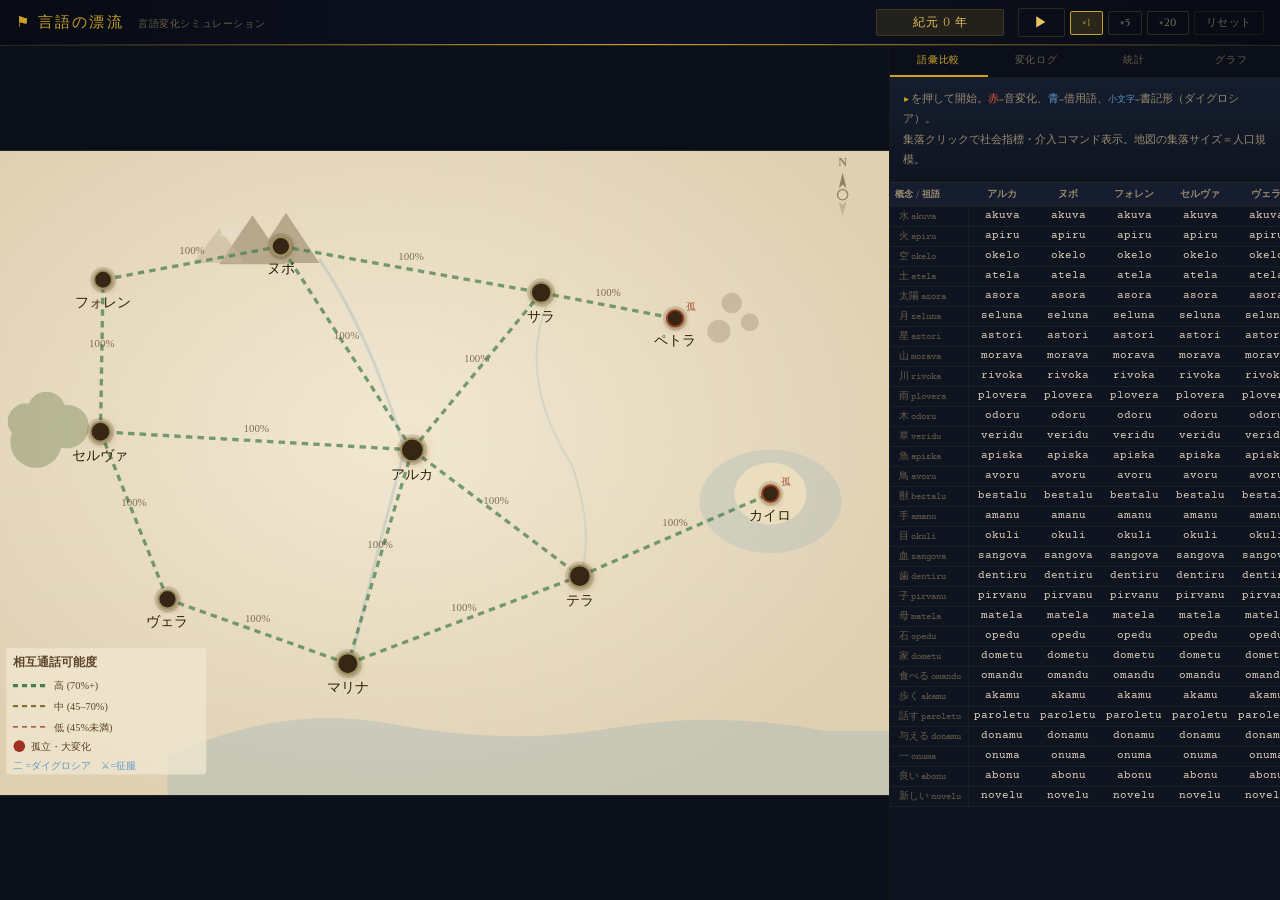
<file: laun/index.html>
<!DOCTYPE html>
<html lang="ja">
<head>
<meta charset="UTF-8">
<meta name="viewport" content="width=device-width, initial-scale=1.0, viewport-fit=cover">
<meta name="mobile-web-app-capable" content="yes">
<meta name="apple-mobile-web-app-capable" content="yes">
<meta name="apple-mobile-web-app-status-bar-style" content="black-translucent">
<meta name="apple-mobile-web-app-title" content="言語漂流">
<meta name="theme-color" content="#0b0f1a">
<title>言語の漂流 v2</title>

<!-- PWA Manifest -->
<link rel="manifest" href="manifest.json">

<!-- Apple Touch Icons -->
<link rel="apple-touch-icon" href="icon-192.png">
<link rel="icon" type="image/png" sizes="192x192" href="icon-192.png">
<link rel="icon" type="image/png" sizes="512x512" href="icon-512.png">

<!-- Fonts -->
<link href="https://fonts.googleapis.com/css2?family=Cinzel:wght@400;600;700&family=Cormorant+Garamond:ital,wght@0,400;0,500;0,600;1,400;1,500&family=Courier+Prime:ital@0;1&display=swap" rel="stylesheet">

<!-- App Styles -->
<link rel="stylesheet" href="style.css">
</head>
<body>
<header>
  <div class="htitle">⚑ 言語の漂流 <small>言語変化シミュレーション</small></div>
  <div class="evtick" id="evtick"></div>
  <div class="yrbox">紀元 <span id="yr">0</span> 年</div>
  <div class="ctrls">
    <button class="btn btn-play" id="btn-play" onclick="togglePlay()">▶</button>
    <button class="btn on" data-s="10" onclick="setSpeed(this)">×1</button>
    <button class="btn" data-s="50" onclick="setSpeed(this)">×5</button>
    <button class="btn" data-s="200" onclick="setSpeed(this)">×20</button>
    <button class="btn btn-rst" onclick="resetGame()">リセット</button>
  </div>
</header>
<main>
  <div class="mapwrap"><svg id="map" viewBox="0 0 690 500" preserveAspectRatio="xMidYMid meet"></svg></div>
  <div class="panel">
    <div class="vinfo" id="vinfo">
      <div class="vi-name" id="vi-name"></div>
      <div class="vi-meta" id="vi-meta"></div>
      <div class="vi-bars" id="vi-bars"></div>
      <div class="vi-trait" id="vi-trait"></div>
      <div class="vi-actions" id="vi-actions"></div>
    </div>
    <div class="tabs">
      <div class="tab on" id="tab-vocab" onclick="setTab('vocab')">語彙比較</div>
      <div class="tab" id="tab-log" onclick="setTab('log')">変化ログ</div>
      <div class="tab" id="tab-stats" onclick="setTab('stats')">統計</div>
      <div class="tab" id="tab-chart" onclick="setTab('chart')">グラフ</div>
    </div>
    <div class="pbody" id="pb-vocab">
      <div class="intro">
        <b>▶</b> を押して開始。<em>赤</em>=音変化、<b style="color:var(--blue2)">青</b>=借用語、<b style="color:var(--blue2);font-size:9px">小文字</b>=書記形（ダイグロシア）。<br>
        集落クリックで社会指標・介入コマンド表示。地図の集落サイズ＝人口規模。
      </div>
      <div class="table-wrap">
        <table class="vtable"><thead id="vthead"></thead><tbody id="vtbody"></tbody></table>
      </div>
    </div>
    <div class="pbody" id="pb-log" style="display:none">
      <div class="loglist" id="loglist"></div>
    </div>
    <div class="pbody" id="pb-stats" style="display:none">
      <div class="stbody" id="stbody"></div>
    </div>
    <div class="pbody" id="pb-chart" style="display:none">
      <div class="chart-inner">
        <div class="chart-sec-title">乖離率の推移（50年ごと記録）</div>
        <canvas id="chart-line" class="chart-canvas"></canvas>
        <div class="chart-sec-title" style="margin-top:14px">語彙類似度 系統樹（UPGMA法）</div>
        <canvas id="chart-tree" class="chart-canvas chart-tree"></canvas>
        <p class="chart-note">枝が長いほど語彙的距離が大きく「別言語」に近い。リアルタイムで更新。</p>
      </div>
    </div>
  </div>
</main>

<div class="toast" id="toast"></div>

<!-- App Logic -->
<script src="app.js"></script>

<!-- Service Worker 登録 -->
<script>
if ('serviceWorker' in navigator) {
  window.addEventListener('load', () => {
    navigator.serviceWorker.register('./sw.js')
      .then(reg => console.log('SW registered:', reg.scope))
      .catch(err => console.warn('SW registration failed:', err));
  });
}
</script>
</body>
</html>
</file>
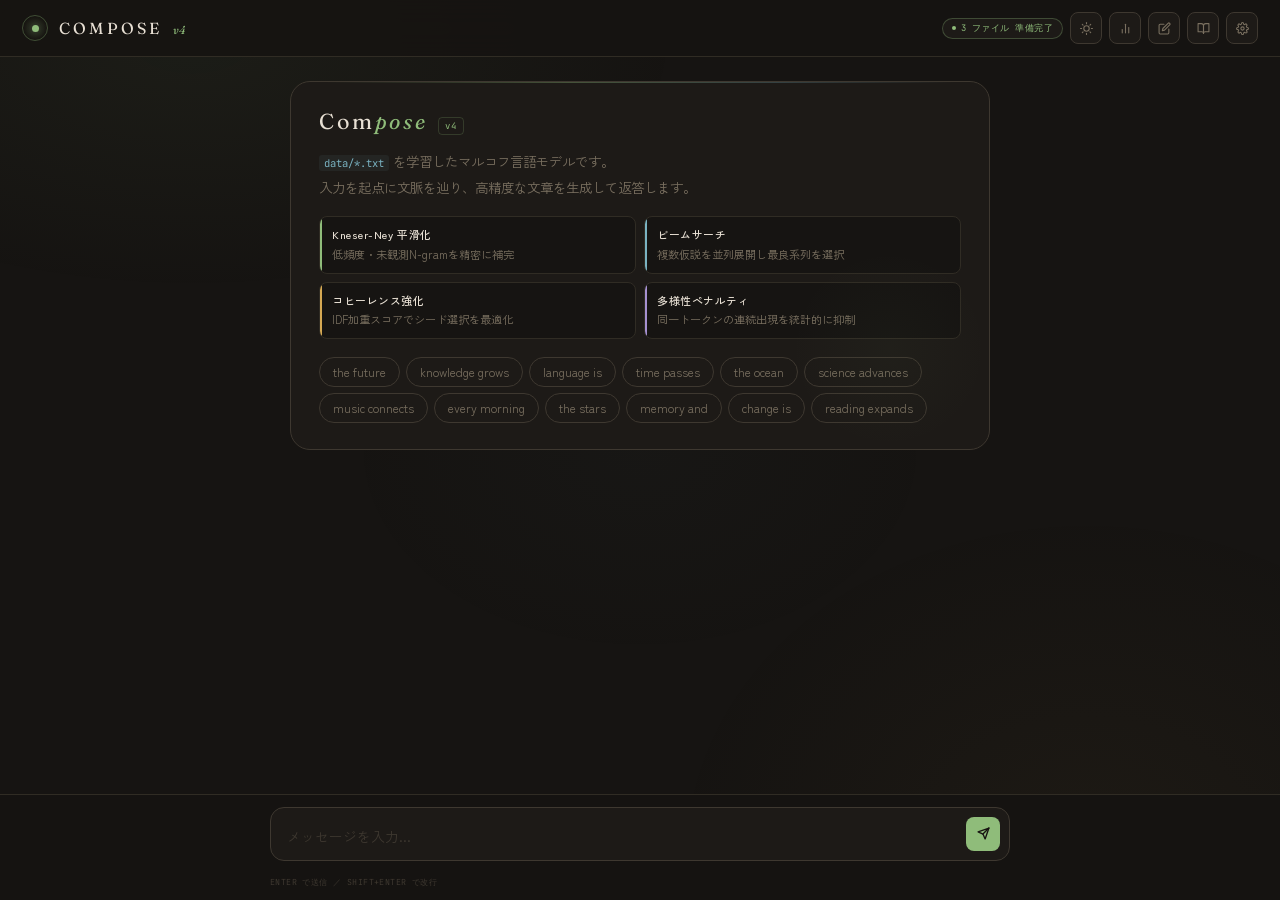
<file: ai/ai.html>
<!DOCTYPE html>
<html lang="ja" data-theme="dark">
<head>
<meta charset="UTF-8">
<meta name="viewport" content="width=device-width, initial-scale=1.0, viewport-fit=cover">
<title>COMPOSE v4</title>
<link href="https://fonts.googleapis.com/css2?family=Fraunces:ital,opsz,wght@0,9..144,300;0,9..144,400;0,9..144,500;1,9..144,300;1,9..144,400&family=Zen+Kaku+Gothic+New:wght@300;400;500&family=JetBrains+Mono:wght@300;400;500&display=swap" rel="stylesheet">
<!-- TinySegmenter 削除: トークン化はスペース区切りに変更 -->
<style>
/* ─── テーマ変数 ─── */
:root, [data-theme="dark"] {
  --bg:    #161412;
  --s1:    #1d1a17;
  --s2:    #242018;
  --bd:    #302c24;
  --bd2:   #3e3830;
  --bd3:   #524a3e;
  --sage:  #8fbc7a;
  --sage2: #76a863;
  --sagef: rgba(143,188,122,0.10);
  --sageg: rgba(143,188,122,0.04);
  --amber: #d4a853;
  --rose:  #c4887a;
  --sky:   #7ab3c2;
  --violet:#a590d0;
  --text:  #e8e0d4;
  --mid:   #7a7060;
  --dim:   #3e3830;
  --header-bg: rgba(22,20,18,.96);
  --footer-bg: rgba(22,20,18,.98);
  --panel-bg:  rgba(22,20,18,.99);
  --r-sm:  8px;
  --r-md:  14px;
  --r-lg:  20px;
}
[data-theme="light"] {
  --bg:    #f5f2ed;
  --s1:    #fffefb;
  --s2:    #f0ece4;
  --bd:    #d8d0c4;
  --bd2:   #c8bfb2;
  --bd3:   #b0a494;
  --sage:  #4a8c35;
  --sage2: #3a7428;
  --sagef: rgba(74,140,53,0.10);
  --sageg: rgba(74,140,53,0.05);
  --amber: #9c6e0a;
  --rose:  #a0463a;
  --sky:   #2a7a8c;
  --violet:#6e50b8;
  --text:  #1a1510;
  --mid:   #6a5c48;
  --dim:   #c0b8ac;
  --header-bg: rgba(245,242,237,.96);
  --footer-bg: rgba(245,242,237,.98);
  --panel-bg:  rgba(245,242,237,.99);
}
*{box-sizing:border-box;margin:0;padding:0}
html{height:100%;overflow:hidden;overflow-x:hidden;overscroll-behavior:none;}
body{
  background:var(--bg);color:var(--text);
  font-family:'Zen Kaku Gothic New',sans-serif;
  display:flex;flex-direction:column;
  height:100dvh;
  height:calc(var(--vh,1vh) * 100);
  width:100%;max-width:100%;
  overflow:hidden;overflow-x:hidden;
  overscroll-behavior:none;
  transition:background .3s,color .3s;
}
body::before{
  content:'';position:fixed;inset:0;pointer-events:none;z-index:0;
  background:
    radial-gradient(ellipse 70% 50% at 15% 5%,  rgba(143,188,122,.05) 0%,transparent 55%),
    radial-gradient(ellipse 60% 70% at 85% 95%, rgba(212,168,83,.04)  0%,transparent 55%),
    radial-gradient(ellipse 40% 40% at 50% 50%, rgba(122,179,194,.02) 0%,transparent 60%);
}
::-webkit-scrollbar{width:3px}
::-webkit-scrollbar-track{background:transparent}
::-webkit-scrollbar-thumb{background:var(--dim);border-radius:2px}
::-webkit-scrollbar-thumb:hover{background:var(--bd3)}
/* ─── Header ─── */
header{
  position:relative;z-index:20;flex-shrink:0;
  display:flex;align-items:center;justify-content:space-between;
  padding:12px 22px;border-bottom:1px solid var(--bd);
  background:var(--header-bg);backdrop-filter:blur(28px);
}
.brand{display:flex;align-items:center;gap:11px}
.brand-mark{
  width:26px;height:26px;border-radius:50%;
  border:1.5px solid rgba(143,188,122,.35);
  display:grid;place-items:center;position:relative;overflow:hidden;
}
.brand-mark::before{
  content:'';position:absolute;inset:0;
  background:radial-gradient(circle at center,rgba(143,188,122,.12),transparent 70%);
}
.brand-mark::after{
  content:'';width:7px;height:7px;
  background:var(--sage);border-radius:50%;
  box-shadow:0 0 10px rgba(143,188,122,.6);
  animation:pulse 3.5s ease-in-out infinite;
}
@keyframes pulse{0%,100%{transform:scale(.65);opacity:.4}50%{transform:scale(1);opacity:1}}
.brand-name{font-family:'Fraunces',serif;font-size:1rem;font-weight:400;letter-spacing:.2em;color:var(--text);}
.brand-name em{font-style:italic;color:var(--sage);font-size:.72em;letter-spacing:.06em;vertical-align:middle;margin-left:3px;}
.hright{display:flex;align-items:center;gap:7px}
.status-pill{
  display:flex;align-items:center;gap:5px;padding:3px 9px;border-radius:20px;
  border:1px solid var(--bd2);background:var(--s1);
  font-family:'JetBrains Mono',monospace;font-size:.56rem;letter-spacing:.05em;color:var(--mid);
  transition:all .35s;
}
.status-pill.ok  {border-color:rgba(143,188,122,.3);color:var(--sage)}
.status-pill.warn{border-color:rgba(212,168,83,.3); color:var(--amber)}
.status-pill.busy{border-color:rgba(122,179,194,.3);color:var(--sky)}
.dot{width:4px;height:4px;border-radius:50%;background:currentColor;animation:bk 2s ease-in-out infinite}
@keyframes bk{0%,100%{opacity:1}50%{opacity:.15}}
.icon-btn{
  width:32px;height:32px;border-radius:var(--r-sm);
  border:1px solid var(--bd2);background:var(--s1);
  color:var(--mid);cursor:pointer;display:grid;place-items:center;font-size:.76rem;
  transition:all .18s;
}
.icon-btn:hover{border-color:var(--sage);color:var(--sage);background:var(--sagef)}
.icon-btn.active{border-color:var(--sage);color:var(--sage);background:var(--sagef)}
/* ─── Settings Panel ─── */
.settings-bar{
  position:relative;z-index:10;flex-shrink:0;
  overflow:hidden;max-height:0;border-bottom:0px solid var(--bd);
  background:var(--panel-bg);
  transition:max-height .4s cubic-bezier(.4,0,.2,1),border-width .4s;
}
.settings-bar.open{max-height:460px;border-bottom-width:1px}
.settings-inner{
  padding:18px 22px 20px;
  display:grid;grid-template-columns:repeat(auto-fill,minmax(136px,1fr));
  gap:14px 18px;align-items:start;
}
.ctrl{display:flex;flex-direction:column;gap:7px}
.ctrl-lbl{
  font-family:'JetBrains Mono',monospace;font-size:.56rem;letter-spacing:.06em;
  color:var(--mid);display:flex;justify-content:space-between;align-items:center;
}
.ctrl-lbl .val{
  color:var(--sage);font-weight:500;background:rgba(143,188,122,.07);
  padding:1px 5px;border-radius:3px;min-width:28px;text-align:center;
}
.ctrl-desc{font-size:.62rem;color:var(--dim);line-height:1.45;font-family:'JetBrains Mono',monospace;}
.preset-row{
  grid-column:1/-1;display:flex;gap:6px;flex-wrap:wrap;
  padding-bottom:12px;border-bottom:1px solid var(--bd);align-items:center;
}
.preset-lbl{font-family:'JetBrains Mono',monospace;font-size:.56rem;letter-spacing:.06em;color:var(--mid);margin-right:4px;}
.preset-btn{
  font-family:'JetBrains Mono',monospace;font-size:.58rem;padding:3px 10px;border-radius:20px;
  border:1px solid var(--bd2);background:var(--s1);color:var(--mid);cursor:pointer;transition:all .2s;
}
.preset-btn:hover{border-color:var(--sage);color:var(--sage);background:var(--sagef)}
.preset-btn.active{border-color:var(--amber);color:var(--amber);background:rgba(212,168,83,.08)}
input[type=range]{
  -webkit-appearance:none;appearance:none;width:100%;height:2px;border-radius:2px;
  background:linear-gradient(to right,var(--sage) var(--pct,50%),var(--bd2) var(--pct,50%));
  outline:none;cursor:pointer;
}
input[type=range]::-webkit-slider-thumb{
  -webkit-appearance:none;width:11px;height:11px;border-radius:50%;
  background:var(--sage);cursor:pointer;box-shadow:0 0 0 3px rgba(143,188,122,.12);transition:box-shadow .2s;
}
input[type=range]::-webkit-slider-thumb:hover{box-shadow:0 0 0 5px rgba(143,188,122,.18)}
.select-ctrl{
  background:var(--s2);border:1px solid var(--bd2);border-radius:6px;
  color:var(--text);font-family:'JetBrains Mono',monospace;font-size:.62rem;
  padding:4px 8px;outline:none;cursor:pointer;width:100%;
  -webkit-appearance:none;appearance:none;
}
.select-ctrl:focus{border-color:rgba(143,188,122,.3)}
.stat-row{
  grid-column:1/-1;display:flex;gap:6px;flex-wrap:wrap;
  padding-top:10px;border-top:1px solid var(--bd);align-items:center;
}
.sc{font-family:'JetBrains Mono',monospace;font-size:.58rem;padding:3px 9px;border-radius:20px;border:1px solid var(--bd2);background:var(--s1);color:var(--mid);}
.sc b{color:var(--text);font-weight:500}
.sc.hi{border-color:rgba(143,188,122,.2);background:var(--sageg)}
.sc.hi b{color:var(--sage)}
.sc.file{border-color:rgba(165,144,208,.2);background:rgba(165,144,208,.04)}
.sc.file b{color:var(--violet)}
.build-bar-wrap{grid-column:1/-1;background:var(--s1);border:1px solid var(--bd);border-radius:6px;overflow:hidden;height:4px;}
.build-bar{height:100%;width:0%;background:linear-gradient(90deg,var(--sage),var(--sky));border-radius:6px;transition:width .1s linear;}
.build-label{grid-column:1/-1;font-family:'JetBrains Mono',monospace;font-size:.56rem;color:var(--mid);letter-spacing:.05em;min-height:14px;}
/* ─── Corpus Panel ─── */
.corpus-bar{
  position:relative;z-index:9;flex-shrink:0;
  overflow:hidden;max-height:0;border-bottom:0px solid var(--bd);
  background:var(--panel-bg);
  transition:max-height .4s cubic-bezier(.4,0,.2,1),border-width .4s;
}
.corpus-bar.open{max-height:300px;border-bottom-width:1px}
.corpus-inner{padding:14px 22px 16px;display:flex;flex-direction:column;gap:10px;}
.corpus-header{display:flex;align-items:center;justify-content:space-between;}
.corpus-header span{font-family:'JetBrains Mono',monospace;font-size:.6rem;letter-spacing:.06em;color:var(--mid);}
.corpus-textarea{
  width:100%;height:120px;background:var(--s2);border:1px solid var(--bd2);
  border-radius:var(--r-sm);color:var(--text);font-family:'JetBrains Mono',monospace;
  font-size:.72rem;line-height:1.6;padding:10px 12px;resize:vertical;outline:none;
}
.corpus-textarea:focus{border-color:rgba(143,188,122,.3)}
.corpus-actions{display:flex;gap:8px;align-items:center;}
.relearn-btn{
  font-family:'JetBrains Mono',monospace;font-size:.6rem;padding:5px 14px;border-radius:var(--r-sm);
  border:1px solid rgba(143,188,122,.3);background:var(--sagef);color:var(--sage);cursor:pointer;transition:all .2s;
}
.relearn-btn:hover{background:rgba(143,188,122,.18);border-color:var(--sage)}
.corpus-note{font-family:'JetBrains Mono',monospace;font-size:.56rem;color:var(--dim);}
/* ─── N-gram Panel ─── */
.ngram-bar{
  position:relative;z-index:8;flex-shrink:0;
  overflow:hidden;max-height:0;border-bottom:0px solid var(--bd);
  background:var(--panel-bg);
  transition:max-height .4s cubic-bezier(.4,0,.2,1),border-width .4s;
}
.ngram-bar.open{max-height:200px;border-bottom-width:1px}
.ngram-inner{padding:12px 22px 14px;}
.ngram-title{font-family:'JetBrains Mono',monospace;font-size:.58rem;letter-spacing:.06em;color:var(--mid);margin-bottom:10px;}
.ngram-chart{display:flex;flex-direction:column;gap:5px;}
.ngram-row{display:flex;align-items:center;gap:8px;}
.ngram-label{font-family:'JetBrains Mono',monospace;font-size:.6rem;color:var(--text);width:90px;text-align:right;flex-shrink:0;overflow:hidden;text-overflow:ellipsis;white-space:nowrap;}
.ngram-track{flex:1;height:14px;background:var(--bd);border-radius:3px;overflow:hidden;}
.ngram-fill{height:100%;border-radius:3px;background:linear-gradient(90deg,var(--sage),var(--sky));transition:width .35s cubic-bezier(.4,0,.2,1);}
.ngram-pct{font-family:'JetBrains Mono',monospace;font-size:.55rem;color:var(--mid);width:36px;flex-shrink:0;}
.ngram-empty{font-family:'JetBrains Mono',monospace;font-size:.6rem;color:var(--dim);}
/* ─── Chat ─── */
#chat{flex:1;overflow-y:auto;padding:24px 0 18px;position:relative;z-index:5;scroll-behavior:smooth;}
.msgs{max-width:740px;margin:0 auto;padding:0 20px;display:flex;flex-direction:column;gap:16px;}
.welcome{animation:fadeUp .8s cubic-bezier(.34,1.15,.64,1) both}
@keyframes fadeUp{from{opacity:0;transform:translateY(14px)}to{opacity:1;transform:none}}
.welcome-card{
  border:1px solid var(--bd2);border-radius:var(--r-lg);background:var(--s1);padding:26px 28px;
  position:relative;overflow:hidden;
}
.welcome-card::before{
  content:'';position:absolute;top:0;left:0;right:0;height:1px;
  background:linear-gradient(90deg,transparent 5%,rgba(143,188,122,.35) 40%,rgba(122,179,194,.25) 70%,transparent 95%);
}
.welcome-card::after{
  content:'';position:absolute;bottom:0;right:0;width:200px;height:200px;border-radius:50%;
  background:radial-gradient(circle,rgba(143,188,122,.03),transparent 70%);pointer-events:none;
}
.welcome-head{display:flex;align-items:baseline;gap:11px;margin-bottom:13px;}
.welcome-title{font-family:'Fraunces',serif;font-size:1.35rem;font-weight:400;color:var(--text);letter-spacing:.12em;}
.welcome-title em{font-style:italic;color:var(--sage)}
.welcome-ver{font-family:'JetBrains Mono',monospace;font-size:.56rem;padding:2px 6px;border:1px solid rgba(143,188,122,.2);border-radius:4px;color:var(--sage);letter-spacing:.08em;}
.welcome-sub{color:var(--mid);font-size:.84rem;line-height:1.95;margin-bottom:16px}
.welcome-sub code{font-family:'JetBrains Mono',monospace;font-size:.78em;color:var(--sky);background:rgba(122,179,194,.07);padding:1px 5px;border-radius:3px;}
.feature-grid{display:grid;grid-template-columns:1fr 1fr;gap:8px;margin-bottom:18px;}
.feat{border:1px solid var(--bd);border-radius:var(--r-sm);background:var(--bg);padding:9px 12px;font-size:.7rem;line-height:1.6;position:relative;overflow:hidden;}
.feat::before{content:'';position:absolute;left:0;top:0;bottom:0;width:2px;background:var(--accent,var(--sage));border-radius:0 2px 2px 0;}
.feat.kn{--accent:var(--sage)}.feat.beam{--accent:var(--sky)}.feat.coh{--accent:var(--amber)}.feat.samp{--accent:var(--violet)}
.feat strong{display:block;font-size:.68rem;letter-spacing:.05em;color:var(--text);margin-bottom:2px;font-weight:500}
.feat span{color:var(--mid)}
.chips{display:flex;flex-wrap:wrap;gap:6px}
.chip{
  font-size:.76rem;padding:5px 13px;border:1px solid var(--bd2);border-radius:20px;
  background:transparent;color:var(--mid);cursor:pointer;font-family:'Zen Kaku Gothic New',sans-serif;
  transition:all .22s cubic-bezier(.34,1.4,.64,1);
}
.chip:hover{border-color:rgba(143,188,122,.4);color:var(--sage);background:rgba(143,188,122,.05);transform:translateY(-2px);}
/* ─── Messages ─── */
.msg{display:flex;gap:11px;align-items:flex-start;animation:msgIn .38s cubic-bezier(.34,1.2,.64,1) both}
@keyframes msgIn{from{opacity:0;transform:translateY(9px) scale(.985)}to{opacity:1;transform:none}}
.msg.user{flex-direction:row-reverse}
.av{width:30px;height:30px;border-radius:var(--r-sm);display:grid;place-items:center;flex-shrink:0;font-family:'JetBrains Mono',monospace;font-size:.5rem;font-weight:500;letter-spacing:.04em;}
.av.ai{background:linear-gradient(135deg,rgba(143,188,122,.09),rgba(122,179,194,.06));border:1px solid rgba(143,188,122,.18);color:var(--sage);}
.av.user{background:linear-gradient(135deg,rgba(196,136,122,.09),rgba(212,168,83,.06));border:1px solid rgba(196,136,122,.18);color:var(--rose);}
.bub{max-width:78%;padding:12px 16px;font-size:.86rem;line-height:1.95;}
.bub.ai{background:var(--s1);border:1px solid var(--bd);border-radius:3px var(--r-md) var(--r-md) var(--r-md);color:var(--text);}
.bub.user{background:var(--s2);border:1px solid rgba(196,136,122,.1);border-radius:var(--r-md) 3px var(--r-md) var(--r-md);color:var(--text);text-align:right;}
.bub.streaming{border-color:rgba(143,188,122,.25);box-shadow:0 0 24px rgba(143,188,122,.05);}
.msg-meta{
  font-family:'JetBrains Mono',monospace;font-size:.53rem;letter-spacing:.04em;
  color:var(--dim);margin-top:5px;margin-left:41px;display:flex;gap:6px;flex-wrap:wrap;align-items:center;
}
.meta-tag{border:1px solid var(--bd);border-radius:10px;padding:1px 7px;background:var(--s1);color:var(--mid);}
.meta-tag.g{border-color:rgba(143,188,122,.18);color:rgba(143,188,122,.5)}
.regen-btn{
  width:20px;height:20px;border-radius:5px;border:1px solid var(--bd);background:var(--s1);
  color:var(--dim);cursor:pointer;display:grid;place-items:center;transition:all .18s;flex-shrink:0;
}
.regen-btn:hover{border-color:var(--sage);color:var(--sage);background:var(--sagef)}
.regen-btn svg{width:10px;height:10px}
.cursor-blink{
  display:inline-block;width:2px;height:.88em;background:var(--sage);margin-left:2px;
  vertical-align:text-bottom;border-radius:1px;animation:cb .65s step-end infinite;
}
@keyframes cb{0%,100%{opacity:1}50%{opacity:0}}
.sys{text-align:center;font-family:'JetBrains Mono',monospace;font-size:.56rem;letter-spacing:.07em;color:var(--dim);padding:3px 0;animation:fadeUp .35s ease both;}
.sys span{border:1px solid var(--bd);border-radius:20px;padding:3px 11px;background:var(--s1);display:inline-flex;align-items:center;gap:6px;}
.sys-dot{width:4px;height:4px;border-radius:50%;background:var(--sage);animation:bk 1.4s ease-in-out infinite;}
/* ─── Footer ─── */
footer{
  position:relative;z-index:20;flex-shrink:0;
  border-top:1px solid var(--bd);background:var(--footer-bg);
  backdrop-filter:blur(28px);
  padding:12px 18px;
  padding-bottom:calc(12px + env(safe-area-inset-bottom, 0px));
  width:100%;
}
.input-wrap{max-width:740px;margin:0 auto}
.input-row{
  display:flex;align-items:flex-end;gap:7px;background:var(--s1);border:1px solid var(--bd2);
  border-radius:var(--r-md);padding:9px 9px 9px 16px;transition:border-color .25s,box-shadow .25s;
}
.input-row:focus-within{border-color:rgba(143,188,122,.28);box-shadow:0 0 0 4px rgba(143,188,122,.035);}
textarea{flex:1;background:none;border:none;outline:none;color:var(--text);font-family:'Zen Kaku Gothic New',sans-serif;font-size:.86rem;resize:none;max-height:110px;width:0;min-width:0;max-width:100%;line-height:1.75;padding:2px 0;}
textarea::placeholder{color:var(--dim)}
.send-btn{
  width:34px;height:34px;border:none;border-radius:var(--r-sm);background:var(--sage);color:#181512;
  cursor:pointer;display:grid;place-items:center;flex-shrink:0;transition:all .2s cubic-bezier(.34,1.4,.64,1);
}
.send-btn:hover{background:var(--sage2);box-shadow:0 4px 18px rgba(143,188,122,.28);transform:scale(1.07);}
.send-btn:active{transform:scale(.91)}
.send-btn:disabled{opacity:.28;cursor:not-allowed;transform:none;box-shadow:none}
.send-btn svg{width:13px;height:13px}
.progress-strip{height:1.5px;border-radius:1px;background:linear-gradient(90deg,var(--sage),var(--sky),var(--amber));width:0%;margin-top:8px;opacity:0;transition:width .07s linear,opacity .3s;}
.progress-strip.active{opacity:1}
.footer-bottom{display:flex;align-items:center;justify-content:space-between;margin-top:7px;}
.footer-hint{font-family:'JetBrains Mono',monospace;font-size:.52rem;color:var(--dim);letter-spacing:.05em;}
.ppx-live{font-family:'JetBrains Mono',monospace;font-size:.52rem;color:var(--mid);letter-spacing:.04em;transition:color .25s;}
.ppx-live.hi{color:var(--sky)}
.ppx-live.warn{color:var(--amber)}
/* ─── 翻訳ボタン ─── */
.trans-btn{
  display:inline-flex;align-items:center;gap:4px;
  font-family:'JetBrains Mono',monospace;font-size:.54rem;letter-spacing:.04em;
  padding:2px 8px;border-radius:10px;border:1px solid var(--bd2);
  background:var(--s1);color:var(--mid);cursor:pointer;transition:all .18s;flex-shrink:0;
}
.trans-btn:hover{border-color:var(--sky);color:var(--sky);background:rgba(122,179,194,.08)}
.trans-btn.loading{opacity:.5;pointer-events:none}
.trans-bubble{
  margin-top:6px;padding:9px 13px;border-radius:var(--r-sm);
  background:rgba(122,179,194,.07);border:1px solid rgba(122,179,194,.15);
  font-size:.84rem;line-height:1.9;color:var(--text);
  animation:fadeUp .3s ease both;
}
/* ─── ヘルプモーダル ─── */
.help-overlay{
  position:fixed;inset:0;z-index:100;background:rgba(0,0,0,.55);backdrop-filter:blur(6px);
  display:flex;align-items:center;justify-content:center;
  opacity:0;pointer-events:none;transition:opacity .25s;
}
.help-overlay.open{opacity:1;pointer-events:all}
.help-modal{
  width:min(620px,92vw);max-height:80vh;background:var(--s1);border:1px solid var(--bd2);
  border-radius:var(--r-lg);overflow:hidden;display:flex;flex-direction:column;
  transform:translateY(14px) scale(.97);transition:transform .28s cubic-bezier(.34,1.2,.64,1);
  position:relative;
}
.help-overlay.open .help-modal{transform:none}
.help-modal::before{content:'';position:absolute;top:0;left:0;right:0;height:1px;background:linear-gradient(90deg,transparent 5%,rgba(143,188,122,.35) 40%,rgba(122,179,194,.25) 70%,transparent 95%);}
.help-head{display:flex;align-items:center;justify-content:space-between;padding:16px 20px 14px;border-bottom:1px solid var(--bd);flex-shrink:0;}
.help-head-title{font-family:'Fraunces',serif;font-size:.95rem;font-weight:400;letter-spacing:.12em;color:var(--text);}
.help-head-title em{font-style:italic;color:var(--sage)}
.help-close{width:26px;height:26px;border-radius:var(--r-sm);border:1px solid var(--bd2);background:transparent;color:var(--mid);cursor:pointer;display:grid;place-items:center;transition:all .18s;}
.help-close:hover{border-color:var(--rose);color:var(--rose)}
.help-body{overflow-y:auto;padding:18px 20px 22px;display:flex;flex-direction:column;gap:18px;}
.help-section-title{font-family:'JetBrains Mono',monospace;font-size:.58rem;letter-spacing:.1em;color:var(--sage);margin-bottom:10px;padding-bottom:5px;border-bottom:1px solid var(--bd);}
.help-items{display:flex;flex-direction:column;gap:8px;}
.help-item{display:grid;grid-template-columns:140px 1fr;gap:10px;align-items:start;}
.help-item-name{font-family:'JetBrains Mono',monospace;font-size:.62rem;color:var(--text);font-weight:500;padding-top:1px;}
.help-item-name span{display:inline-block;font-size:.52rem;color:var(--mid);margin-top:2px;}
.help-item-desc{font-family:'Zen Kaku Gothic New',sans-serif;font-size:.76rem;color:var(--mid);line-height:1.75;}
.help-item-desc b{color:var(--text);font-weight:500}
.help-item-desc code{font-family:'JetBrains Mono',monospace;font-size:.72em;color:var(--sky);background:rgba(122,179,194,.08);padding:1px 4px;border-radius:3px;}
</style>
</head>
<body>

<header>
  <div class="brand">
    <div class="brand-mark"></div>
    <div class="brand-name">COMPOSE <em>v4</em></div>
  </div>
  <div class="hright">
    <div class="status-pill warn" id="statusPill">
      <div class="dot"></div>
      <span id="statusTxt">読込中…</span>
    </div>
    <div class="icon-btn" id="themeBtn" onclick="toggleTheme()" title="テーマ切り替え">
      <svg width="13" height="13" viewBox="0 0 24 24" fill="none" stroke="currentColor" stroke-width="2" stroke-linecap="round" stroke-linejoin="round" id="themeIcon">
        <circle cx="12" cy="12" r="5"/><line x1="12" y1="1" x2="12" y2="3"/><line x1="12" y1="21" x2="12" y2="23"/>
        <line x1="4.22" y1="4.22" x2="5.64" y2="5.64"/><line x1="18.36" y1="18.36" x2="19.78" y2="19.78"/>
        <line x1="1" y1="12" x2="3" y2="12"/><line x1="21" y1="12" x2="23" y2="12"/>
        <line x1="4.22" y1="19.78" x2="5.64" y2="18.36"/><line x1="18.36" y1="5.64" x2="19.78" y2="4.22"/>
      </svg>
    </div>
    <div class="icon-btn" id="ngramBtn" onclick="toggleNgram()" title="N-gram可視化">
      <svg width="13" height="13" viewBox="0 0 24 24" fill="none" stroke="currentColor" stroke-width="2" stroke-linecap="round" stroke-linejoin="round">
        <line x1="18" y1="20" x2="18" y2="10"/><line x1="12" y1="20" x2="12" y2="4"/><line x1="6" y1="20" x2="6" y2="14"/>
      </svg>
    </div>
    <div class="icon-btn" id="corpusBtn" onclick="toggleCorpus()" title="コーパス編集">
      <svg width="13" height="13" viewBox="0 0 24 24" fill="none" stroke="currentColor" stroke-width="2" stroke-linecap="round" stroke-linejoin="round">
        <path d="M11 4H4a2 2 0 00-2 2v14a2 2 0 002 2h14a2 2 0 002-2v-7"/>
        <path d="M18.5 2.5a2.121 2.121 0 013 3L12 15l-4 1 1-4 9.5-9.5z"/>
      </svg>
    </div>
    <div class="icon-btn" id="helpBtn" onclick="toggleHelp()" title="設定の説明">
      <svg width="13" height="13" viewBox="0 0 24 24" fill="none" stroke="currentColor" stroke-width="2" stroke-linecap="round" stroke-linejoin="round">
        <path d="M2 3h6a4 4 0 014 4v14a3 3 0 00-3-3H2z"/><path d="M22 3h-6a4 4 0 00-4 4v14a3 3 0 013-3h7z"/>
      </svg>
    </div>
    <div class="icon-btn" id="settingsBtn" onclick="toggleSettings()" title="生成設定">
      <svg width="13" height="13" viewBox="0 0 24 24" fill="none" stroke="currentColor" stroke-width="2" stroke-linecap="round" stroke-linejoin="round">
        <circle cx="12" cy="12" r="3"/>
        <path d="M19.4 15a1.65 1.65 0 00.33 1.82l.06.06a2 2 0 010 2.83 2 2 0 01-2.83 0l-.06-.06a1.65 1.65 0 00-1.82-.33 1.65 1.65 0 00-1 1.51V21a2 2 0 01-4 0v-.09A1.65 1.65 0 009 19.4a1.65 1.65 0 00-1.82.33l-.06.06a2 2 0 01-2.83-2.83l.06-.06A1.65 1.65 0 004.68 15a1.65 1.65 0 00-1.51-1H3a2 2 0 010-4h.09A1.65 1.65 0 004.6 9a1.65 1.65 0 00-.33-1.82l-.06-.06a2 2 0 012.83-2.83l.06.06A1.65 1.65 0 009 4.68a1.65 1.65 0 001-1.51V3a2 2 0 014 0v.09a1.65 1.65 0 001 1.51 1.65 1.65 0 001.82-.33l.06-.06a2 2 0 012.83 2.83l-.06.06A1.65 1.65 0 0019.4 9a1.65 1.65 0 001.51 1H21a2 2 0 010 4h-.09a1.65 1.65 0 00-1.51 1z"/>
      </svg>
    </div>
  </div>
</header>

<div class="settings-bar" id="settingsBar">
  <div class="settings-inner">
    <div class="preset-row" style="border-bottom:none;padding-bottom:8px;">
      <span class="preset-lbl">LANG</span>
      <button class="preset-btn" id="lang-ja" onclick="switchLang('ja')">日本語</button>
      <button class="preset-btn" id="lang-en" onclick="switchLang('en')">English</button>
      <span class="corpus-note" id="langNote" style="margin-left:6px"></span>
    </div>
    <div class="preset-row">
      <span class="preset-lbl">PRESET</span>
      <button class="preset-btn" onclick="applyPreset('poetic')" id="preset-poetic">詩的</button>
      <button class="preset-btn" onclick="applyPreset('logical')" id="preset-logical">論理的</button>
      <button class="preset-btn" onclick="applyPreset('random')" id="preset-random">ランダム</button>
      <button class="preset-btn" onclick="applyPreset('balanced')" id="preset-balanced">均衡</button>
      <button class="preset-btn" onclick="applyPreset('concise')" id="preset-concise">簡潔</button>
    </div>
    <div class="ctrl">
      <div class="ctrl-lbl">N-gram最大次数 <span class="val" id="vOrder">5</span></div>
      <input type="range" id="rOrder" min="2" max="8" value="5" oninput="syncSlider(this,'vOrder',1);scheduleRebuild()">
      <div class="ctrl-desc">高いほど長い文脈を参照</div>
    </div>
    <div class="ctrl">
      <div class="ctrl-lbl">平滑化手法</div>
      <select class="select-ctrl" id="rSmMethod" onchange="scheduleRebuild()">
        <option value="kn">Kneser-Ney（推奨）</option>
        <option value="wb">Witten-Bell</option>
        <option value="lap">Laplace</option>
        <option value="none">なし（MLE）</option>
      </select>
      <div class="ctrl-desc">KNが最高精度</div>
    </div>
    <div class="ctrl">
      <div class="ctrl-lbl">KN割引 d <span class="val" id="vDisc">0.75</span></div>
      <input type="range" id="rDisc" min="0.5" max="0.95" value="0.75" step="0.01" oninput="syncSlider(this,'vDisc',.01);scheduleRebuild()">
      <div class="ctrl-desc">Kneser-Ney割引係数</div>
    </div>
    <div class="ctrl">
      <div class="ctrl-lbl">生成アルゴリズム</div>
      <select class="select-ctrl" id="rGenAlgo">
        <option value="sample">サンプリング</option>
        <option value="beam">ビームサーチ</option>
        <option value="ultrabeam">極光ビーム ✦</option>
        <option value="greedy">貪欲法</option>
      </select>
      <div class="ctrl-desc">ビームは高品質・低速</div>
    </div>
    <div class="ctrl">
      <div class="ctrl-lbl">ビーム幅 <span class="val" id="vBeam">4</span></div>
      <input type="range" id="rBeam" min="2" max="12" value="4" oninput="syncSlider(this,'vBeam',1)">
      <div class="ctrl-desc">ビームサーチ時の幅</div>
    </div>
    <div class="ctrl">
      <div class="ctrl-lbl">応答長 <span class="val" id="vLen">自動</span></div>
      <input type="range" id="rLen" min="8" max="120" value="40" step="4" oninput="onLenSlider(this)" disabled style="opacity:.35">
      <label style="display:flex;align-items:center;gap:5px;cursor:pointer">
        <input type="checkbox" id="lenAuto" checked onchange="onLenAutoChange(this)" style="accent-color:var(--sage)">
        <span class="ctrl-desc" style="margin:0">自動（入力長に比例）</span>
      </label>
    </div>
    <div class="ctrl">
      <div class="ctrl-lbl">温度 <span class="val" id="vTemp">1.0</span></div>
      <input type="range" id="rTemp" min="0.1" max="2.5" value="1.0" step="0.1" oninput="syncSlider(this,'vTemp',.1);clearPreset()">
      <div class="ctrl-desc">高いほどランダム</div>
    </div>
    <div class="ctrl">
      <div class="ctrl-lbl">Top-K <span class="val" id="vTopK">0</span></div>
      <input type="range" id="rTopK" min="0" max="50" value="0" oninput="syncSlider(this,'vTopK',1)">
      <div class="ctrl-desc">0=無効。上位K候補に絞る</div>
    </div>
    <div class="ctrl">
      <div class="ctrl-lbl">Top-P <span class="val" id="vTopP">0.95</span></div>
      <input type="range" id="rTopP" min="0.5" max="1.0" value="0.95" step="0.01" oninput="syncSlider(this,'vTopP',.01);clearPreset()">
      <div class="ctrl-desc">核サンプリング累積確率</div>
    </div>
    <div class="ctrl">
      <div class="ctrl-lbl">繰り返しペナルティ <span class="val" id="vRepeat">1.2</span></div>
      <input type="range" id="rRepeat" min="1.0" max="3.0" value="1.2" step="0.1" oninput="syncSlider(this,'vRepeat',.1);clearPreset()">
      <div class="ctrl-desc">直近トークンの重みを減衰</div>
    </div>
    <div class="ctrl">
      <div class="ctrl-lbl">ペナルティ窓 <span class="val" id="vRepWin">10</span></div>
      <input type="range" id="rRepWin" min="2" max="30" value="10" oninput="syncSlider(this,'vRepWin',1)">
      <div class="ctrl-desc">繰り返し検出の直近N単語</div>
    </div>
    <div class="ctrl">
      <div class="ctrl-lbl">多様性ペナルティ <span class="val" id="vDiv">0.0</span></div>
      <input type="range" id="rDiv" min="0.0" max="1.0" value="0.0" step="0.05" oninput="syncSlider(this,'vDiv',.05)">
      <div class="ctrl-desc">同テーマ続出を抑制</div>
    </div>
    <div class="build-label" id="buildLabel">モデル未構築</div>
    <div class="build-bar-wrap"><div class="build-bar" id="buildBar"></div></div>
    <div class="stat-row">
      <div class="sc hi">文字数 <b id="sChars">—</b></div>
      <div class="sc hi">トークン数 <b id="sWords">—</b></div>
      <div class="sc">状態数 <b id="sStates">—</b></div>
      <div class="sc">語彙数 <b id="sVocab">—</b></div>
      <div class="sc">文数 <b id="sSents">—</b></div>
      <div class="sc">Perplexity <b id="sPpx">—</b></div>
      <div class="sc">バックオフ率 <b id="sBoRate">—</b></div>
      <div class="sc">Entropy <b id="sEnt">—</b></div>
      <div class="sc file">ファイル <b id="sFiles">—</b></div>
    </div>
  </div>
</div>

<div class="corpus-bar" id="corpusBar">
  <div class="corpus-inner">
    <div class="corpus-header">
      <span>コーパス編集 — 直接編集して再学習</span>
    </div>
    <textarea class="corpus-textarea" id="corpusEdit" placeholder="ここにテキストを入力…"></textarea>
    <div class="corpus-actions">
      <button class="relearn-btn" onclick="relearnCorpus()">再学習</button>
      <span class="corpus-note" id="corpusNote">編集後に「再学習」を押してください</span>
    </div>
  </div>
</div>

<div class="ngram-bar" id="ngramBar">
  <div class="ngram-inner">
    <div class="ngram-title" id="ngramTitle">入力語の次トークン候補（上位8件）</div>
    <div class="ngram-chart" id="ngramChart">
      <div class="ngram-empty">入力欄に文字を入力すると候補が表示されます</div>
    </div>
  </div>
</div>

<div id="chat">
  <div class="msgs" id="msgs">
    <div class="welcome" id="welcome">
      <div class="welcome-card">
        <div class="welcome-head">
          <div class="welcome-title">Com<em>pose</em></div>
          <span class="welcome-ver">v4</span>
        </div>
        <p class="welcome-sub">
          <code>data/*.txt</code> を学習したマルコフ言語モデルです。<br>
          入力を起点に文脈を辿り、高精度な文章を生成して返答します。
        </p>
        <div class="feature-grid">
          <div class="feat kn"><strong>Kneser-Ney 平滑化</strong><span>低頻度・未観測N-gramを精密に補完</span></div>
          <div class="feat beam"><strong>ビームサーチ</strong><span>複数仮説を並列展開し最良系列を選択</span></div>
          <div class="feat coh"><strong>コヒーレンス強化</strong><span>IDF加重スコアでシード選択を最適化</span></div>
          <div class="feat samp"><strong>多様性ペナルティ</strong><span>同一トークンの連続出現を統計的に抑制</span></div>
        </div>
        <div class="chips" id="chips">
          <span style="color:var(--dim);font-size:.76rem">学習中…</span>
        </div>
      </div>
    </div>
  </div>
</div>

<footer>
  <div class="input-wrap">
    <div class="input-row">
      <textarea id="inp" placeholder="メッセージを入力…" rows="1"
        oninput="resize(this);updateNgramLive();updatePpxLive()"
        onkeydown="onKey(event)"></textarea>
      <button class="send-btn" id="sendBtn" onclick="sendMsg()" disabled title="送信">
        <svg viewBox="0 0 24 24" fill="none" stroke="currentColor" stroke-width="2.5" stroke-linecap="round" stroke-linejoin="round">
          <line x1="22" y1="2" x2="11" y2="13"/><polygon points="22 2 15 22 11 13 2 9 22 2"/>
        </svg>
      </button>
    </div>
    <div class="progress-strip" id="prog"></div>
    <div class="footer-bottom">
      <div class="footer-hint">ENTER で送信 ／ SHIFT+ENTER で改行</div>
      <div class="ppx-live" id="ppxLive"></div>
    </div>
  </div>
</footer>

<script>
// ============================================================
//  COMPOSE v4
// ============================================================

function isEndToken(t) {
  return /[.!?。！？]$/.test(t);
}
function escHtml(t) {
  return String(t).replace(/&/g,'&amp;').replace(/</g,'&lt;').replace(/>/g,'&gt;').replace(/"/g,'&quot;').replace(/'/g,'&#39;');
}
function sleep(ms) { return new Promise(r => setTimeout(r, ms)); }
function fmt(n) { return n >= 1000 ? (n / 1000).toFixed(1) + 'k' : String(n); }

let corpus      = '';
let tokens      = [];
let vocab       = new Set();
let vocabArr    = [];
let tokenIdf    = {};
let kn          = {};
let wb          = {};
let mle         = {};
let knIdx       = {};
let wbIdx       = {};
let mleIdx      = {};
let unigramDist = new Map();
let rawCounts   = {};
let continuationCounts = {};
let knDiscounts = {};   // knDiscounts[n] = {D1, D2, D3} — Modified KN auto-discounts
let tokenPositions = new Map(); // token -> [positions] for fast seed lookup
let sentStarts  = [];
let bm25AvgLen  = 0;   // BM25用：平均文セグメント長
let bm25Docs    = [];  // BM25用：文セグメント配列 [{tokens, tfMap}]
let bm25Df      = new Map(); // BM25用：df（文書頻度）キャッシュ
let modelReady  = false;
let rebuildTimer = null;
let totalBoUsed   = 0;
let totalGenSteps = 0;
let busy          = false;
let loadedFiles   = [];
let buildGeneration = 0;
let lastInput = '';
let ppxLiveTimer = null;
let history = [];
let currentLang = 'ja'; // 'ja' | 'en'

async function init() {
  corpus = await loadCorpusFiles();
  document.getElementById('corpusEdit').value = corpus;
  await buildModelAsync();
  buildChips();
  initLangUI();
  document.getElementById('sendBtn').disabled = false;
  initSliders();
}

// manifest.json フォーマット（どちらも対応）:
//   パターンA: {"files":["a.txt","b.txt"], "lang":"ja"}
//              → 全ファイルを現在の言語モードで読む
//   パターンB: {"ja":["ja1.txt"], "en":["en1.txt"], "lang":"ja"}
//              → 言語キーが있ればその言語のファイルだけ読む
async function loadCorpusFiles() {
  loadedFiles = [];
  const failedFiles = [];
  let fileList = [];
  let manifestLang = null;

  try {
    const r = await fetch('data/manifest.json');
    if (r.ok) {
      const json = await r.json();

      // lang フィールドを取得（初回ロード時のみ currentLang に反映）
      if (!Array.isArray(json) && (json.lang === 'ja' || json.lang === 'en')) {
        manifestLang = json.lang;
      }

      // パターンB: 言語別キーがある場合
      if (!Array.isArray(json) && (json.ja || json.en)) {
        const langFiles = json[currentLang] || json[manifestLang] || [];
        for (const f of langFiles) if (typeof f === 'string' && f.endsWith('.txt')) fileList.push('data/' + f);
      } else {
        // パターンA: filesキー or 配列
        const arr = Array.isArray(json) ? json : (json.files || []);
        for (const f of arr) if (typeof f === 'string' && f.endsWith('.txt')) fileList.push(f);
      }
    }
  } catch(_) {}

  // manifest由来のデフォルト言語をUIに反映（初回のみ）
  if (manifestLang && manifestLang !== currentLang) {
    currentLang = manifestLang;
  }
  const sel = document.getElementById('rLangMode');
  if (sel) sel.value = currentLang;

  // manifest が空だった場合: data/ ディレクトリ一覧を試みる
  if (fileList.length === 0) {
    try {
      const r = await fetch('data/');
      if (r.ok) {
        const html = await r.text();
        const re = /href="\.?\/?([^"?#]+\.txt)"/gi;
        let m;
        while ((m = re.exec(html)) !== null) fileList.push('data/' + m[1].split('/').pop());
      }
    } catch(_) {}
  }
  if (fileList.length === 0) fileList.push('ai.txt');

  const unique = [...new Set(fileList)];
  const texts = [];
  for (const path of unique) {
    try {
      const r = await fetch(path);
      if (r.ok) {
        const t = await r.text();
        if (t.trim().length > 0) {
          texts.push(t);
          loadedFiles.push(path.split('/').pop());
        } else {
          failedFiles.push(path.split('/').pop() + ' (空)');
        }
      } else {
        failedFiles.push(path.split('/').pop() + ' (HTTP ' + r.status + ')');
      }
    } catch(_) {
      failedFiles.push(path.split('/').pop() + ' (読込失敗)');
    }
  }
  if (failedFiles.length > 0) {
    console.warn('COMPOSE: ファイル読み込み失敗 →', failedFiles.join(', '));
  }
  if (texts.length === 0) {
    const reason = failedFiles.length > 0 ? failedFiles.join(', ') : 'ファイルなし';
    setStatus('warn', 'フォールバック (' + reason + ')');
    loadedFiles = ['(内蔵)'];
    return fallbackCorpus();
  }
  const langLabel = currentLang === 'ja' ? '日本語' : 'English';
  const label = loadedFiles.length === 1 ? loadedFiles[0] : loadedFiles.length + ' ファイル';
  setStatus('ok', `[${langLabel}] ${label}` + (failedFiles.length > 0 ? ' ⚠' : ''));
  // ## 見出し行（# で始まる行）を除去してから返す
  const joined = texts.join('\n');
  return joined.split('\n').filter(line => !/^\s*#{1,6}\s/.test(line)).join('\n');
}

async function relearnCorpus() {
  const edited = document.getElementById('corpusEdit').value.trim();
  if (!edited) return;
  corpus = edited;
  document.getElementById('corpusNote').textContent = '再学習中…';
  await buildModelAsync();
  document.getElementById('corpusNote').textContent = '再学習完了！';
  setTimeout(() => {
    document.getElementById('corpusNote').textContent = '編集後に「再学習」を押してください';
  }, 2000);
}

const PRESETS = {
  poetic:   { temp: 1.8, topP: 0.95, repeat: 1.1, div: 0.2,  len: 60 },
  logical:  { temp: 0.4, topP: 0.80, repeat: 1.6, div: 0.0,  len: 40 },
  random:   { temp: 2.2, topP: 1.00, repeat: 1.0, div: 0.0,  len: 40 },
  balanced: { temp: 1.0, topP: 0.95, repeat: 1.2, div: 0.0,  len: 40 },
  concise:  { temp: 0.7, topP: 0.85, repeat: 1.4, div: 0.15, len: 20 },
};
function applyPreset(name) {
  const p = PRESETS[name];
  if (!p) return;
  setSliderVal('rTemp',   p.temp,   'vTemp',   0.1);
  setSliderVal('rTopP',   p.topP,   'vTopP',   0.01);
  setSliderVal('rRepeat', p.repeat, 'vRepeat', 0.1);
  setSliderVal('rDiv',    p.div,    'vDiv',    0.05);
  const lenAutoCb = document.getElementById('lenAuto');
  lenAutoCb.checked = false;
  const lenSlider = document.getElementById('rLen');
  lenSlider.disabled = false; lenSlider.style.opacity = '1';
  setSliderVal('rLen', p.len, 'vLen', 1);
  document.querySelectorAll('.preset-btn').forEach(b => b.classList.remove('active'));
  const btn = document.getElementById('preset-' + name);
  if (btn) btn.classList.add('active');
}
function setSliderVal(id, val, valId, step) {
  const el = document.getElementById(id);
  el.value = val;
  syncSlider(el, valId, step);
}
function clearPreset() {
  document.querySelectorAll('.preset-btn').forEach(b => b.classList.remove('active'));
}

function toggleTheme() {
  const html = document.documentElement;
  const next = html.getAttribute('data-theme') === 'dark' ? 'light' : 'dark';
  html.setAttribute('data-theme', next);
  const icon = document.getElementById('themeIcon');
  if (next === 'light') {
    icon.innerHTML = `<path d="M21 12.79A9 9 0 1111.21 3 7 7 0 0021 12.79z"/>`;
  } else {
    icon.innerHTML = `<circle cx="12" cy="12" r="5"/>
      <line x1="12" y1="1" x2="12" y2="3"/><line x1="12" y1="21" x2="12" y2="23"/>
      <line x1="4.22" y1="4.22" x2="5.64" y2="5.64"/><line x1="18.36" y1="18.36" x2="19.78" y2="19.78"/>
      <line x1="1" y1="12" x2="3" y2="12"/><line x1="21" y1="12" x2="23" y2="12"/>
      <line x1="4.22" y1="19.78" x2="5.64" y2="18.36"/><line x1="18.36" y1="5.64" x2="19.78" y2="4.22"/>`;
  }
}

function updateNgramLive() {
  const bar = document.getElementById('ngramBar');
  if (!bar.classList.contains('open') || !modelReady) return;
  const txt = document.getElementById('inp').value.trim();
  const chart = document.getElementById('ngramChart');
  const title = document.getElementById('ngramTitle');
  if (!txt) {
    chart.innerHTML = '<div class="ngram-empty">入力欄に文字を入力すると候補が表示されます</div>';
    title.textContent = '入力語の次トークン候補（上位8件）';
    return;
  }
  const toks = tokenize(txt);
  const maxOrder = parseInt(document.getElementById('rOrder').value);
  const { cands, usedOrder } = getCandidates(toks.slice(-maxOrder));
  const top = [...cands].sort((a, b) => b.p - a.p).slice(0, 8);
  if (top.length === 0) {
    chart.innerHTML = '<div class="ngram-empty">候補が見つかりません</div>';
    return;
  }
  const maxP = top[0].p;
  const ctxStr = toks.slice(-Math.min(usedOrder, 3)).join(' ') || '(なし)';
  title.textContent = `文脈「${ctxStr}」の次トークン候補（${usedOrder}-gram）`;
  chart.innerHTML = top.map(c => {
    const pct = (c.p / maxP * 100).toFixed(1);
    const label = c.word.length > 10 ? c.word.slice(0, 9) + '…' : c.word;
    return `<div class="ngram-row">
      <div class="ngram-label" title="${escHtml(c.word)}">${escHtml(label)}</div>
      <div class="ngram-track"><div class="ngram-fill" style="width:${pct}%"></div></div>
      <div class="ngram-pct">${(c.p * 100).toFixed(1)}%</div>
    </div>`;
  }).join('');
}

function updatePpxLive() {
  clearTimeout(ppxLiveTimer);
  const el = document.getElementById('ppxLive');
  if (!modelReady) { el.textContent = ''; return; }
  const txt = document.getElementById('inp').value.trim();
  if (!txt) { el.textContent = ''; return; }
  ppxLiveTimer = setTimeout(() => {
    const toks = tokenize(txt);
    if (toks.length < 2) { el.textContent = ''; return; }
    const maxOrder = parseInt(document.getElementById('rOrder').value);
    let logSum = 0, count = 0;
    for (let i = 1; i < toks.length; i++) {
      const ctx = toks.slice(Math.max(0, i - maxOrder), i);
      let p = getNextProb(ctx, toks[i], maxOrder);
      if (p < 1e-10) p = 1e-10;
      logSum += Math.log2(p); count++;
    }
    if (count === 0) { el.textContent = ''; return; }
    const ppx = Math.pow(2, -logSum / count);
    el.textContent = `PPX ${ppx.toFixed(1)}`;
    el.className = 'ppx-live' + (ppx < 50 ? ' hi' : ppx > 200 ? ' warn' : '');
  }, 150);
}

function setStatus(cls, txt) {
  const p = document.getElementById('statusPill');
  p.className = 'status-pill ' + cls;
  document.getElementById('statusTxt').textContent = txt;
}

function syncSlider(el, valId, step) {
  const v = parseFloat(el.value);
  const d = step < 1 ? String(step).split('.')[1].length : 0;
  document.getElementById(valId).textContent = v.toFixed(d);
  updateRangeFill(el);
}
function updateRangeFill(el) {
  const min = parseFloat(el.min), max = parseFloat(el.max), val = parseFloat(el.value);
  el.style.setProperty('--pct', ((val - min) / (max - min) * 100) + '%');
}
function initSliders() {
  document.querySelectorAll('input[type=range]').forEach(updateRangeFill);
}

function tokenize(text) {
  return text.replace(/\r?\n/g, ' ').split(/\s+/).filter(t => t.length > 0);
}

function scheduleRebuild() {
  clearTimeout(rebuildTimer);
  rebuildTimer = setTimeout(() => buildModelAsync(), 600);
}

async function buildModelAsync() {
  const myGen = ++buildGeneration;
  setStatus('busy', 'モデル構築中…');
  modelReady = false;
  document.getElementById('sendBtn').disabled = true;
  totalBoUsed   = 0;
  totalGenSteps = 0;
  const maxOrder = parseInt(document.getElementById('rOrder').value);
  const smMethod = document.getElementById('rSmMethod').value;
  tokens    = tokenize(corpus);
  vocab     = new Set(tokens);
  vocabArr  = Array.from(vocab);
  rawCounts = {};
  kn = {}; wb = {}; mle = {};
  knIdx = {}; wbIdx = {}; mleIdx = {};
  knDiscounts = {};
  tokenPositions = new Map();
  unigramDist = new Map();
  sentStarts = [0];
  continuationCounts = {};
  buildIdf();
  buildBM25();
  for (let i = 0; i < tokens.length; i++) {
    if (isEndToken(tokens[i]) && i + 1 < tokens.length) sentStarts.push(i + 1);
  }
  const setBar = (pct, label) => {
    document.getElementById('buildBar').style.width = pct + '%';
    document.getElementById('buildLabel').textContent = label;
  };
  for (let n = 1; n <= maxOrder; n++) {
    setBar(Math.round(n / maxOrder * 40), `カウント集計: ${n}-gram…`);
    await sleep(0);
    if (myGen !== buildGeneration) return;
    rawCounts[n] = new Map();
    for (let i = 0; i <= tokens.length - n - 1; i++) {
      const key  = tokens.slice(i, i + n).join('\x00');
      const next = tokens[i + n];
      if (!rawCounts[n].has(key)) rawCounts[n].set(key, new Map());
      const m = rawCounts[n].get(key);
      m.set(next, (m.get(next) || 0) + 1);
    }
  }
  setBar(42, '継続カウント計算…');
  await sleep(0);
  if (myGen !== buildGeneration) return;

  // トークン位置インデックス構築（高速シード探索用）
  for (let i = 0; i < tokens.length; i++) {
    const t = tokens[i];
    if (!tokenPositions.has(t)) tokenPositions.set(t, []);
    tokenPositions.get(t).push(i);
  }

  // Modified KN 用に各次数の自動割引値を計算
  for (let n = 1; n <= maxOrder; n++) {
    knDiscounts[n] = computeKNDiscounts(n);
  }
  const contMap = new Map();
  if (rawCounts[1]) {
    for (const [, m] of rawCounts[1]) for (const [word] of m) contMap.set(word, (contMap.get(word) || 0) + 1);
  }
  continuationCounts = contMap;
  const totalContinuations = Array.from(contMap.values()).reduce((a, b) => a + b, 0) || 1;
  for (let n = 1; n <= maxOrder; n++) {
    setBar(44 + Math.round(n / maxOrder * 50), `確率化: ${n}-gram (${smMethod})…`);
    await sleep(0);
    if (myGen !== buildGeneration) return;
    if (smMethod === 'kn') {
      buildKN(n, totalContinuations);
      knIdx[n] = buildProbIndex(kn[n]);
    } else if (smMethod === 'wb') {
      buildWB(n);
      wbIdx[n] = buildProbIndex(wb[n]);
    } else if (smMethod === 'lap') {
      buildLaplace(n);
      mleIdx[n] = buildProbIndex(mle[n]);
    } else {
      buildMLE(n);
      mleIdx[n] = buildProbIndex(mle[n]);
    }
  }
  {
    const counts = new Map();
    for (const t of tokens) counts.set(t, (counts.get(t) || 0) + 1);
    const total = tokens.length || 1;
    for (const [w, c] of counts) unigramDist.set(w, c / total);
  }
  setBar(98, 'パープレキシティ計算…');
  await sleep(0);
  if (myGen !== buildGeneration) return;
  const ppx = computePerplexity(maxOrder);
  const ent = computeEntropy(maxOrder);
  setBar(100, '完了');
  if (myGen !== buildGeneration) return;
  modelReady = true;
  document.getElementById('sendBtn').disabled = false;
  setStatus('ok', loadedFiles.length > 1 ? `${loadedFiles.length} ファイル 準備完了` : (loadedFiles[0] || '準備完了'));
  updateStats(ppx, ent);
}

// ─── Modified KN 自動割引計算（Chen & Goodman 1999）─────
function computeKNDiscounts(n) {
  const sm = rawCounts[n];
  if (!sm) return { D1: 0.5, D2: 1.0, D3: 1.5 };
  let n1 = 0, n2 = 0, n3 = 0, n4 = 0;
  for (const [, m] of sm) {
    for (const c of m.values()) {
      if (c === 1) n1++;
      else if (c === 2) n2++;
      else if (c === 3) n3++;
      else n4++;
    }
  }
  if (n1 === 0 || n2 === 0) return { D1: 0.5, D2: 1.0, D3: 1.5 };
  const Y  = n1 / (n1 + 2 * n2);
  const D1 = Math.max(1 - 2 * Y * (n2 / n1),              0.01);
  const D2 = Math.max(2 - 3 * Y * (n3 / Math.max(n2, 1)), 0.01);
  const D3 = Math.max(3 - 4 * Y * (n4 / Math.max(n3, 1)), 0.01);
  return { D1, D2, D3 };
}

function buildProbIndex(model) {
  const idx = new Map();
  if (!model) return idx;
  for (const [key, entries] of model) {
    const m = new Map();
    for (const e of entries) m.set(e.word, e.p);
    idx.set(key, m);
  }
  return idx;
}

// ─── Modified Kneser-Ney（D1/D2/D3+ 自動割引）────────
function buildKN(n, totalCont) {
  const { D1, D2, D3 } = knDiscounts[n] || { D1: 0.5, D2: 1.0, D3: 1.5 };
  const V = vocab.size || 1;
  const result = new Map();
  if (!rawCounts[n]) { kn[n] = result; return; }
  for (const [key, m] of rawCounts[n]) {
    const entries = [];
    const totalC = Array.from(m.values()).reduce((a, b) => a + b, 0);
    // N1+, N2+, N3+ (continuation counts used for lambda)
    let N1 = 0, N2 = 0, N3 = 0;
    for (const c of m.values()) {
      if (c >= 1) N1++;
      if (c >= 2) N2++;
      if (c >= 3) N3++;
    }
    const lambda = (D1 * N1 + D2 * N2 + D3 * N3) / totalC;
    for (const [word, c] of m) {
      const d = c === 1 ? D1 : c === 2 ? D2 : D3;
      const discounted = Math.max(c - d, 0) / totalC;
      let pLow;
      if (n === 1) {
        pLow = (continuationCounts.get(word) || 0) / totalCont;
      } else {
        const lowerKey = key.split('\x00').slice(1).join('\x00');
        const lowerIdx = knIdx[n - 1];
        if (lowerIdx) {
          const lm = lowerIdx.get(lowerKey);
          pLow = lm ? (lm.get(word) ?? (1 / V)) : ((continuationCounts.get(word) || 0) / totalCont);
        } else {
          const lp = kn[n - 1] ? kn[n - 1].get(lowerKey) : null;
          if (lp) { const found = lp.find(e => e.word === word); pLow = found ? found.p : (1 / V); }
          else pLow = (continuationCounts.get(word) || 0) / totalCont;
        }
      }
      const p = discounted + lambda * pLow;
      if (p > 0) entries.push({ word, p });
    }
    result.set(key, entries);
  }
  kn[n] = result;
}

function buildWB(n) {
  const V = vocab.size || 1;
  const result = new Map();
  if (!rawCounts[n]) { wb[n] = result; return; }
  for (const [key, m] of rawCounts[n]) {
    const entries = [];
    const totalC  = Array.from(m.values()).reduce((a, b) => a + b, 0);
    const T       = m.size;
    const lambda  = T / (T + totalC);
    for (const [word, c] of m) {
      const pMLE = c / totalC;
      let pLow = 1 / V;
      if (n > 1 && wb[n - 1]) {
        const lowerKey = key.split('\x00').slice(1).join('\x00');
        const lp = wb[n - 1].get(lowerKey);
        if (lp) { const found = lp.find(e => e.word === word); if (found) pLow = found.p; }
      }
      const p = (1 - lambda) * pMLE + lambda * pLow;
      if (p > 0) entries.push({ word, p });
    }
    const sum = entries.reduce((a, e) => a + e.p, 0);
    if (sum > 0) entries.forEach(e => e.p /= sum);
    result.set(key, entries);
  }
  wb[n] = result;
}

function buildLaplace(n) {
  const alpha = 0.1, V = vocab.size || 1, result = new Map();
  if (!rawCounts[n]) { mle[n] = result; return; }
  for (const [key, m] of rawCounts[n]) {
    const total = Array.from(m.values()).reduce((a, b) => a + b, 0);
    const denom = total + alpha * V;
    const entries = Array.from(m.entries()).map(([word, c]) => ({ word, p: (c + alpha) / denom }));
    const sum = entries.reduce((a, e) => a + e.p, 0);
    if (sum > 0) entries.forEach(e => e.p /= sum);
    result.set(key, entries);
  }
  mle[n] = result;
}

function buildMLE(n) {
  const result = new Map();
  if (!rawCounts[n]) { mle[n] = result; return; }
  for (const [key, m] of rawCounts[n]) {
    const total = Array.from(m.values()).reduce((a, b) => a + b, 0);
    result.set(key, Array.from(m.entries()).map(([word, c]) => ({ word, p: c / total })));
  }
  mle[n] = result;
}

function getModel(n) {
  const sm = document.getElementById('rSmMethod').value;
  if (sm === 'kn') return kn[n] || null;
  if (sm === 'wb') return wb[n] || null;
  return mle[n] || kn[n] || null;
}

function getModelIdx(n) {
  const sm = document.getElementById('rSmMethod').value;
  if (sm === 'kn') return knIdx[n] || null;
  if (sm === 'wb') return wbIdx[n] || null;
  return mleIdx[n] || knIdx[n] || null;
}

function computePerplexity(maxOrder) {
  const testLen = Math.min(tokens.length, 500);
  let logSum = 0, count = 0;
  for (let i = maxOrder; i < testLen; i++) {
    let p = getNextProb(tokens.slice(i - maxOrder, i), tokens[i], maxOrder);
    if (p < 1e-10) p = 1e-10;
    logSum += Math.log2(p); count++;
  }
  return count === 0 ? Infinity : Math.pow(2, -logSum / count);
}

function computeEntropy(maxOrder) {
  const model = getModel(maxOrder) || getModel(1);
  if (!model) return 0;
  let totalEnt = 0, count = 0;
  for (const [, entries] of model) {
    let h = 0;
    for (const e of entries) if (e.p > 0) h -= e.p * Math.log2(e.p);
    totalEnt += h; count++;
    if (count > 1000) break;
  }
  return count > 0 ? totalEnt / count : 0;
}

// 線形補間バックオフ: 高次だけでなく低次N-gramの確率も加重して使う
function getNextProb(context, target, maxOrder) {
  // まず完全マッチを高次から試みる（既存の動作）
  for (let n = Math.min(maxOrder, context.length); n >= 1; n--) {
    const key = context.slice(-n).join('\x00');
    const idx = getModelIdx(n);
    if (!idx) continue;
    const ctxMap = idx.get(key);
    if (ctxMap) {
      const p = ctxMap.get(target);
      if (p !== undefined) {
        // 線形補間: 高次の確率に低次（ユニグラム）を少し混ぜて未観測語に強くする
        const pUni = unigramDist.get(target) || 1 / (vocab.size || 1);
        return p * 0.9 + pUni * 0.1;
      }
    }
  }
  const p = unigramDist.get(target);
  if (p !== undefined) return p;
  return 1 / (vocab.size || 1);
}

function buildIdf() {
  const sentences = corpus.split(/[.!?。！？]+/).filter(s => s.trim().length > 0);
  const df = {};
  for (const sent of sentences) {
    const toks = new Set(tokenize(sent));
    for (const t of toks) df[t] = (df[t] || 0) + 1;
  }
  const N = sentences.length || 1;
  tokenIdf = {};
  for (const [word, d] of Object.entries(df)) tokenIdf[word] = Math.log((N + 1) / (d + 1)) + 1;
}

// ─── BM25インデックス構築 ─────────────────────────────
function buildBM25() {
  const sentences = corpus.split(/[。！？\n]+/).filter(s => s.trim().length > 0);
  bm25Docs = sentences.map(s => {
    const toks = tokenize(s);
    const tfMap = new Map();
    for (const t of toks) tfMap.set(t, (tfMap.get(t) || 0) + 1);
    return { tokens: toks, tfMap };
  });
  bm25AvgLen = bm25Docs.length > 0
    ? bm25Docs.reduce((s, d) => s + d.tokens.length, 0) / bm25Docs.length
    : 1;
  // dfキャッシュ構築（毎回全走査を避けるため事前計算）
  bm25Df = new Map();
  for (const doc of bm25Docs) {
    for (const t of doc.tfMap.keys()) {
      bm25Df.set(t, (bm25Df.get(t) || 0) + 1);
    }
  }
}

// BM25スコア計算（k=1.5, b=0.75）dfキャッシュ使用
function bm25Score(doc, queryTokens) {
  const k = 1.5, b = 0.75;
  const N = bm25Docs.length || 1;
  let score = 0;
  for (const qt of queryTokens) {
    const tf = doc.tfMap.get(qt) || 0;
    if (tf === 0) continue;
    const df  = bm25Df.get(qt) || 1;
    const idf = Math.log((N - df + 0.5) / (df + 0.5) + 1);
    score += idf * (tf * (k + 1)) / (tf + k * (1 - b + b * (doc.tokens.length / bm25AvgLen)));
  }
  return score;
}

function sampleToken(cands, recentTokens) {
  const temp       = parseFloat(document.getElementById('rTemp').value);
  const topK       = parseInt(document.getElementById('rTopK').value);
  const topP       = parseFloat(document.getElementById('rTopP').value);
  const repPenalty = parseFloat(document.getElementById('rRepeat').value);
  const repWin     = parseInt(document.getElementById('rRepWin').value);
  const divPen     = parseFloat(document.getElementById('rDiv').value);
  const win        = recentTokens.slice(-repWin);
  const recentSet  = new Set(win);
  let sc = cands.map(c => {
    let w = c.p;
    if (recentSet.has(c.word)) w /= repPenalty;
    if (divPen > 0) { const freq = win.filter(t => t === c.word).length; if (freq > 0) w *= Math.pow(1 - divPen, freq); }
    return { word: c.word, w: Math.max(w, 0) };
  });
  if (temp > 0.01) sc = sc.map(c => ({ word: c.word, w: Math.pow(Math.max(c.w, 1e-12), 1 / temp) }));
  sc.sort((a, b) => b.w - a.w);
  if (topK > 0 && sc.length > topK) sc = sc.slice(0, topK);
  if (topP < 1.0) {
    const sum = sc.reduce((a, b) => a + b.w, 0);
    if (sum > 0) {
      let cumul = 0; const nucleus = [];
      for (const c of sc) { nucleus.push(c); cumul += c.w / sum; if (cumul >= topP) break; }
      if (nucleus.length > 0) sc = nucleus;
    }
  }
  const total = sc.reduce((a, b) => a + b.w, 0);
  if (total < 1e-10) return sc[Math.floor(Math.random() * sc.length)]?.word || '.';
  let r = Math.random() * total;
  for (const c of sc) { r -= c.w; if (r <= 0) return c.word; }
  return sc[sc.length - 1].word;
}

function getCandidates(context) {
  const maxOrder = parseInt(document.getElementById('rOrder').value);
  for (let n = Math.min(maxOrder, context.length); n >= 1; n--) {
    const key   = context.slice(-n).join('\x00');
    const model = getModel(n);
    if (!model) continue;
    const cands = model.get(key);
    if (cands && cands.length > 0) {
      if (n < Math.min(maxOrder, context.length)) totalBoUsed++;
      totalGenSteps++;
      return { cands, usedOrder: n };
    }
  }
  const u1 = getModel(1);
  if (u1 && u1.size > 0) {
    const allCands = []; for (const [, c] of u1) allCands.push(...c);
    totalBoUsed++; totalGenSteps++;
    return { cands: allCands, usedOrder: 0 };
  }
  return { cands: [{ word: '.', p: 1 }], usedOrder: 0 };
}

// ─── 日本語文法フィルタ ───────────────────────────────
// 助詞・助動詞の連続などNGパターンをペナルティで抑制
const JA_JOSHI    = new Set(['は','が','を','に','で','と','も','から','まで','より','へ','の','や','か','ね','よ','な','けど','けれど','けれども','し','て','で','に','を']);
const JA_JODOUSHI = new Set(['です','ます','だ','である','ない','ない','たい','らしい','ようだ','そうだ','べき','はず','かもしれない','かも','でしょう','でしょ','ましょう','ましょ']);

function jaGrammarPenalty(prevToken, candWord) {
  if (!prevToken) return 1.0;
  const prevIsJoshi    = JA_JOSHI.has(prevToken);
  const prevIsJodoushi = JA_JODOUSHI.has(prevToken);
  const candIsJoshi    = JA_JOSHI.has(candWord);
  const candIsJodoushi = JA_JODOUSHI.has(candWord);
  // 助詞→助詞
  if (prevIsJoshi    && candIsJoshi)    return 0.05;
  // 助動詞→助動詞
  if (prevIsJodoushi && candIsJodoushi) return 0.05;
  // 助詞→助動詞（「はです」など）
  if (prevIsJoshi    && candIsJodoushi) return 0.1;
  // 文頭に助詞
  if (prevToken === '__START__' && candIsJoshi) return 0.02;
  return 1.0;
}

// 候補リストに文法ペナルティを適用して返す
function applyGrammarFilter(cands, prevToken) {
  return cands.map(c => ({
    word: c.word,
    p: c.p * jaGrammarPenalty(prevToken, c.word)
  }));
}
function generateBeam(seed, maxLen, inputSet, overrideBeamWidth) {
  const beamWidth    = overrideBeamWidth || parseInt(document.getElementById('rBeam').value);
  const maxOrder     = parseInt(document.getElementById('rOrder').value);
  const repPenalty   = parseFloat(document.getElementById('rRepeat').value);
  const repWin       = parseInt(document.getElementById('rRepWin').value);
  const ALPHA        = 0.65;
  const COV_W        = 0.25;
  const NO_REPEAT_N  = 3; // 同じN-gramの再出現をブロック

  // 生成済みトークン列からN-gramセットを生成
  const getNgramSet = (toks, n) => {
    const s = new Set();
    for (let i = 0; i <= toks.length - n; i++) s.add(toks.slice(i, i + n).join('\x00'));
    return s;
  };

  const normScore = b => {
    if (b.frozenScore !== null) return b.frozenScore;
    const genLen = Math.max(b.tokens.length - seed.length, 1);
    let score = b.logp / Math.pow(genLen, ALPHA);
    if (inputSet && inputSet.size > 0) {
      const covered = b.tokens.filter(t => inputSet.has(t)).length;
      score += COV_W * covered / inputSet.size;
    }
    return score;
  };

  let beams = [{ tokens: [...seed], logp: 0, done: false, frozenScore: null }];
  const seenStates = new Set();

  for (let step = 0; step < maxLen * 4; step++) {
    if (beams.every(b => b.done)) break;
    const next = [];
    for (const beam of beams) {
      if (beam.done) { next.push(beam); continue; }
      const ctx = beam.tokens.slice(-maxOrder);
      const { cands } = getCandidates(ctx);
      const prevToken = beam.tokens[beam.tokens.length - 1] || '__START__';
      const win = new Set(beam.tokens.slice(-repWin));

      // no_repeat_ngram: 生成済み列に既出のN-gramを生む候補をブロック
      const genToks  = beam.tokens.slice(seed.length);
      const ngramSet = getNgramSet(genToks, NO_REPEAT_N - 1);
      const blocked  = new Set();
      for (const ng of ngramSet) {
        const parts = ng.split('\x00');
        if (beam.tokens.slice(-(NO_REPEAT_N - 1)).join('\x00') === ng) {
          // この文脈の直後に来る同じトークンをブロック
        }
      }
      // より正確なno_repeat_ngram実装: 直近N-1トークンが既出ならその次をブロック
      const tail = beam.tokens.slice(-(NO_REPEAT_N - 1)).join('\x00');
      for (const ng of getNgramSet(genToks, NO_REPEAT_N)) {
        const parts = ng.split('\x00');
        if (parts.slice(0, -1).join('\x00') === tail) blocked.add(parts[parts.length - 1]);
      }

      const penalized = applyGrammarFilter(cands, prevToken)
        .filter(c => !blocked.has(c.word))  // no_repeat_ngramでブロック
        .map(c => ({ word: c.word, p: win.has(c.word) ? c.p / repPenalty : c.p }))
        .sort((a, b) => b.p - a.p)
        .slice(0, beamWidth * 3);

      for (const c of penalized) {
        const logp    = beam.logp + Math.log(Math.max(c.p, 1e-10));
        const newToks = [...beam.tokens, c.word];
        const genLen  = newToks.length - seed.length;
        const isDone  = isEndToken(c.word) && genLen >= maxLen * 0.5;
        const stateKey = newToks.slice(-maxOrder).join('\x00') + '|' + isDone;
        if (seenStates.has(stateKey)) continue;
        seenStates.add(stateKey);
        const b = { tokens: newToks, logp, done: isDone, frozenScore: null };
        if (isDone) b.frozenScore = normScore(b);
        next.push(b);
      }
    }
    next.sort((a, b) => normScore(b) - normScore(a));
    beams = next.slice(0, beamWidth);
    if (beams.every(b => b.done || b.tokens.length - seed.length >= maxLen)) break;
  }

  // MBR（Minimum Bayes Risk）選択: 全ビームとのトークン重複率が最高のビームを選ぶ
  const finalBeams = beams.sort((a, b) => normScore(b) - normScore(a));
  if (finalBeams.length > 1) {
    const mbrScores = finalBeams.map((b, i) => {
      const setB = new Set(b.tokens.slice(seed.length));
      let overlap = 0;
      for (const [j, other] of finalBeams.entries()) {
        if (i === j) continue;
        const setO = new Set(other.tokens.slice(seed.length));
        const inter = [...setB].filter(t => setO.has(t)).length;
        overlap += inter / Math.max(setB.size + setO.size - inter, 1);
      }
      return { beam: b, mbr: overlap + normScore(b) * 0.5 };
    });
    mbrScores.sort((a, b) => b.mbr - a.mbr);
    return mbrScores[0].beam.tokens.slice(seed.length);
  }
  return finalBeams[0].tokens.slice(seed.length);
}

function generateSample(seed, maxLen) {
  const maxOrder = parseInt(document.getElementById('rOrder').value);
  const result   = []; let context = [...seed];
  for (let i = 0; i < maxLen * 2; i++) {
    const { cands } = getCandidates(context.slice(-maxOrder));
    const prevToken  = context[context.length - 1] || '__START__';
    const filtered   = applyGrammarFilter(cands, prevToken);
    const word = sampleToken(filtered, context);
    result.push(word); context.push(word);
    if (result.length >= maxLen * 0.6 && isEndToken(word)) break;
    if (result.length >= maxLen) break;
  }
  if (!isEndToken(result[result.length - 1])) result.push('。');
  return result;
}

function generateGreedy(seed, maxLen) {
  const maxOrder   = parseInt(document.getElementById('rOrder').value);
  const repPenalty = parseFloat(document.getElementById('rRepeat').value);
  const repWin     = parseInt(document.getElementById('rRepWin').value);
  const result     = []; let context = [...seed];
  for (let i = 0; i < maxLen * 2; i++) {
    const { cands } = getCandidates(context.slice(-maxOrder));
    const prevToken  = context[context.length - 1] || '__START__';
    const filtered   = applyGrammarFilter(cands, prevToken);
    const win = context.slice(-repWin);
    const recentSet = new Set(win);
    const scored = filtered.map(c => ({ word: c.word, w: recentSet.has(c.word) ? c.p / repPenalty : c.p }));
    const word = scored.sort((a, b) => b.w - a.w)[0]?.word || '。';
    result.push(word); context.push(word);
    if (result.length >= maxLen * 0.6 && isEndToken(word)) break;
    if (result.length >= maxLen) break;
  }
  if (!isEndToken(result[result.length - 1])) result.push('。');
  return result;
}

// ─── 上位K個のシードを返す（BM25 + モデルヒットボーナス）─
function findTopSeeds(inputTokens, k, jitter = 0.0) {
  const maxOrder = parseInt(document.getElementById('rOrder').value);
  const inputSet = new Set(inputTokens);

  // BM25で上位文セグメントを取得（jitterで毎回少し違う候補が出るようにする）
  const scored = bm25Docs.map((doc, idx) => ({
    idx,
    score: bm25Score(doc, inputTokens) * (1 + jitter * (Math.random() - 0.5))
  })).filter(x => x.score > 0);
  scored.sort((a, b) => b.score - a.score);
  const topDocs = scored.slice(0, 20 + Math.floor(jitter * 20)); // jitter時は候補を広げる

  const candidates = [];

  for (const { idx } of topDocs) {
    const doc = bm25Docs[idx];
    // 文内の各位置からmaxOrderウィンドウをスライド
    for (let i = 0; i <= doc.tokens.length - 1; i++) {
      const slice = doc.tokens.slice(i, Math.min(i + maxOrder, doc.tokens.length));
      if (slice.length === 0) continue;
      const modelHit = getModel(slice.length) && getModel(slice.length).has(slice.join('\x00')) ? 5 : 0;
      const idfSum   = slice.filter(t => inputSet.has(t)).reduce((s, t) => s + (tokenIdf[t] || 1), 0);
      // jitterが大きいほどランダム性を加える
      const noise = jitter > 0 ? Math.random() * jitter * 3 : 0;
      candidates.push({ slice, score: idfSum * 3 + modelHit + slice.length + noise });
    }
  }

  // 入力トークン列の部分列が直接モデルに存在するものも追加
  for (let n = Math.min(maxOrder, inputTokens.length); n >= 1; n--) {
    for (let i = 0; i <= inputTokens.length - n; i++) {
      const slice = inputTokens.slice(i, i + n);
      const model = getModel(n);
      if (model && model.has(slice.join('\x00'))) {
        const idfSum = slice.filter(t => inputSet.has(t)).reduce((s, t) => s + (tokenIdf[t] || 1), 0);
        candidates.push({ slice, score: idfSum * 3 + 5 + slice.length });
      }
    }
  }

  // スコア降順でユニーク化
  candidates.sort((a, b) => b.score - a.score);
  const seen = new Set();
  const result = [];
  for (const { slice } of candidates) {
    const key = slice.join('\x00');
    if (!seen.has(key)) {
      seen.add(key);
      result.push(slice);
      if (result.length >= k) break;
    }
  }

  // フォールバック: IDF最高の文開始位置
  if (result.length === 0) {
    let bss = -1, bs = 0;
    for (const si of sentStarts) {
      const slice = tokens.slice(si, Math.min(si + maxOrder, tokens.length));
      const s = slice.filter(t => inputSet.has(t)).reduce((a, t) => a + (tokenIdf[t] || 1), 0);
      if (s > bss) { bss = s; bs = si; }
    }
    result.push(tokens.slice(bs, Math.min(bs + maxOrder, tokens.length)));
  }
  return result;
}

// ─── 生成結果スコアリング（対数確率 + カバレッジ + IDF重み + 長さペナルティ）────
function scoreResult(result, inputSet, maxOrder) {
  if (result.length < 2) return -Infinity;
  let logSum = 0, count = 0;
  for (let i = 1; i < result.length; i++) {
    let p = getNextProb(result.slice(Math.max(0, i - maxOrder), i), result[i], maxOrder);
    if (p < 1e-10) p = 1e-10;
    logSum += Math.log2(p); count++;
  }
  const avgLogP = count > 0 ? logSum / count : -20;
  // IDF重み付きカバレッジ（単純カウントより意味的に重要な語を優遇）
  const idfCoverage = result
    .filter(t => inputSet.has(t))
    .reduce((s, t) => s + (tokenIdf[t] || 1), 0)
    / Math.max(result.length, 1);
  // 極端に短い・長い結果にペナルティ
  const idealLen  = 20;
  const lenPenalty = Math.abs(result.length - idealLen) / idealLen * 1.5;
  // 末尾が終端トークンで終わる場合ボーナス
  const endBonus  = isEndToken(result[result.length - 1]) ? 1.5 : 0;
  return avgLogP + idfCoverage * 8 - lenPenalty + endBonus;
}

function trimResult(result) {
  if (!result || result.length === 0) return '.';
  let trimEnd = -1;
  for (let i = result.length - 1; i >= 0; i--) {
    if (isEndToken(result[i])) { trimEnd = i; break; }
  }
  return (trimEnd >= 0 ? result.slice(0, trimEnd + 1) : result).join(' ') || '.';
}

// ─── generateReply: マルチシード版（ビームは複数シードから最良を選択）
function generateReply(input, jitter = 0.0) {
  const inputToks = tokenize(input);
  const inputSet  = new Set(inputToks);
  const maxLen    = getMaxLen(inputToks.length);
  const algo      = document.getElementById('rGenAlgo').value;
  const maxOrder  = parseInt(document.getElementById('rOrder').value);

  if (algo === 'beam' || algo === 'ultrabeam') {
    const isUltra = algo === 'ultrabeam';
    const seeds = findTopSeeds(inputToks, isUltra ? 7 : 3, jitter);
    let bestResult = null, bestScore = -Infinity;
    for (const seed of seeds) {
      const result = generateBeam(seed, maxLen, inputSet, isUltra ? 100 : null);
      const score  = scoreResult(result, inputSet, maxOrder);
      if (score > bestScore) { bestScore = score; bestResult = result; }
    }
    return trimResult(bestResult || ['.']);
  }

  const seed = findTopSeeds(inputToks, 1, jitter)[0];
  if (algo === 'greedy') return trimResult(generateGreedy(seed, maxLen));
  return trimResult(generateSample(seed, maxLen));
}

function updateStats(ppx, ent) {
  const maxN   = parseInt(document.getElementById('rOrder').value);
  const model  = getModel(maxN);
  const states = model ? model.size : 0;
  const sents  = (corpus.match(/[.!?。！？]/g) || []).length;
  const borate = totalGenSteps > 0 ? (totalBoUsed / totalGenSteps * 100).toFixed(1) + '%' : '—';
  const charCount = corpus.replace(/\s/g, '').length;
  document.getElementById('sChars').textContent  = fmt(charCount);
  document.getElementById('sWords').textContent  = fmt(tokens.length);
  document.getElementById('sStates').textContent = fmt(states);
  document.getElementById('sVocab').textContent  = fmt(vocab.size);
  document.getElementById('sSents').textContent  = sents;
  document.getElementById('sPpx').textContent    = ppx !== undefined ? ppx.toFixed(1) : '—';
  document.getElementById('sBoRate').textContent = borate;
  document.getElementById('sEnt').textContent    = ent !== undefined ? ent.toFixed(2) : '—';
  const filesEl = document.getElementById('sFiles');
  if (loadedFiles.length <= 3) { filesEl.textContent = loadedFiles.join(', '); }
  else { filesEl.textContent = `${loadedFiles.length} 件`; filesEl.title = loadedFiles.join('\n'); }
}

function buildChips() {
  const ideas = ['the future', 'knowledge grows', 'language is', 'time passes',
                 'the ocean', 'science advances', 'music connects', 'every morning',
                 'the stars', 'memory and', 'change is', 'reading expands'];
  document.getElementById('chips').innerHTML = ideas.map(s =>
    `<button class="chip" onclick="suggest('${s}')">${s}</button>`
  ).join('');
}

const PANELS = [
  { barId: 'settingsBar', btnId: 'settingsBtn' },
  { barId: 'corpusBar',   btnId: 'corpusBtn'   },
  { barId: 'ngramBar',    btnId: 'ngramBtn'     },
];
function openOnlyPanel(targetBarId, targetBtnId, onOpen) {
  const isOpen = document.getElementById(targetBarId).classList.contains('open');
  PANELS.forEach(({ barId, btnId }) => {
    document.getElementById(barId).classList.remove('open');
    document.getElementById(btnId).classList.remove('active');
  });
  if (!isOpen) {
    document.getElementById(targetBarId).classList.add('open');
    document.getElementById(targetBtnId).classList.add('active');
    if (onOpen) onOpen();
  }
}
// ─── 言語切り替え ─────────────────────────────────────
function initLangUI() {
  document.getElementById('lang-ja').classList.toggle('active', currentLang === 'ja');
  document.getElementById('lang-en').classList.toggle('active', currentLang === 'en');
}

async function switchLang(lang) {
  if (lang === currentLang) return;
  currentLang = lang;
  initLangUI();
  const note = document.getElementById('langNote');
  note.textContent = '再読込中…';
  corpus = await loadCorpusFiles();
  document.getElementById('corpusEdit').value = corpus;
  await buildModelAsync();
  note.textContent = '切り替え完了';
  setTimeout(() => { note.textContent = ''; }, 2000);
}

// ─── MyMemory 翻訳（APIキー不要・無料）────────────────
async function translateWithMyMemory(text, targetLang) {
  const langpair = targetLang === 'en' ? 'ja|en' : 'en|ja';
  try {
    const url = `https://api.mymemory.translated.net/get?q=${encodeURIComponent(text)}&langpair=${langpair}`;
    const res  = await fetch(url);
    const data = await res.json();
    if (data.responseStatus === 200 && data.responseData?.translatedText) {
      return data.responseData.translatedText;
    }
    return '（翻訳失敗）';
  } catch(e) {
    return '（翻訳エラー）';
  }
}

// 日本語テキストかどうか簡易判定
function isJapanese(text) {
  return /[\u3000-\u9fff\uff00-\uffef]/.test(text);
}

// 翻訳ボタンのクリック処理（バブル直下に翻訳結果を表示/非表示トグル）
async function handleTranslate(btn, replyText) {
  const existing = btn.parentElement.querySelector('.trans-bubble');
  if (existing) { existing.remove(); btn.textContent = '🌐 JA'; return; }
  btn.classList.add('loading');
  btn.textContent = '翻訳中…';
  const translated = await translateWithMyMemory(replyText, 'ja');
  btn.classList.remove('loading');
  btn.textContent = '🌐 JA ✕';
  const bubble = document.createElement('div');
  bubble.className = 'trans-bubble';
  bubble.textContent = translated;
  btn.parentElement.after(bubble);
  scrollDown();
}

function toggleSettings() {
  openOnlyPanel('settingsBar', 'settingsBtn', () => setTimeout(initSliders, 50));
}
function toggleCorpus() {
  openOnlyPanel('corpusBar', 'corpusBtn');
}
function toggleNgram() {
  openOnlyPanel('ngramBar', 'ngramBtn', () => updateNgramLive());
}

function resize(el) {
  el.style.height = '0px';
  el.style.height = Math.min(el.scrollHeight, 110) + 'px';
}

function onKey(e) { if (e.key === 'Enter' && !e.shiftKey) { e.preventDefault(); sendMsg(); } }
function suggest(text) {
  const inp = document.getElementById('inp');
  inp.value = text;
  resize(inp);
  sendMsg();
}
function scrollToBottom() { const c = document.getElementById('chat'); c.scrollTop = c.scrollHeight; }
function scrollDown() { const c = document.getElementById('chat'); if (c.scrollHeight - c.scrollTop - c.clientHeight < 120) c.scrollTop = c.scrollHeight; }

async function sendMsg() {
  if (busy || !modelReady) return;
  const inp = document.getElementById('inp');
  const txt = inp.value.trim();
  if (!txt) return;
  lastInput = txt;
  inp.value = '';
  resize(inp);
  document.getElementById('ppxLive').textContent = '';
  busy = true;
  document.getElementById('sendBtn').disabled = true;
  const w = document.getElementById('welcome'); if (w) w.remove();
  const prog = document.getElementById('prog');
  const algo = document.getElementById('rGenAlgo').value;
  try {
    addBubble(txt, 'user'); scrollToBottom();
    addSys(algo === 'ultrabeam' ? '極光ビーム展開中… ✦' : algo === 'beam' ? 'ビームサーチ中…' : algo === 'greedy' ? '貪欲生成中…' : 'サンプリング中…');
    prog.classList.add('active');
    let pv = 0;
    const pt = setInterval(() => { pv = Math.min(pv + Math.random() * 7, 80); prog.style.width = pv + '%'; }, 60);
    await sleep(50);
    const t0 = performance.now();

    // 英語モードで日本語入力の場合、英語に翻訳してからモデルに渡す
    let inputForModel = txt;
    if (currentLang === 'en' && isJapanese(txt)) {
      addSys('入力を英語に翻訳中…');
      inputForModel = await translateWithMyMemory(txt, 'en');
      addSys(algo === 'ultrabeam' ? '極光ビーム展開中… ✦' : algo === 'beam' ? 'ビームサーチ中…' : algo === 'greedy' ? '貪欲生成中…' : 'サンプリング中…');
    }

    history.push({ role: 'user', text: inputForModel });

    // コンテキストは今回の入力のみ（履歴の蓄積が同一返答ループの原因になるため）
    const context = inputForModel;

    // 直近5件のAI返答を類似度チェック用に保持
    const recentReplies = history.filter(x => x.role === 'ai').slice(-5).map(x => x.text);

    // トークン重複率で類似度を計算（完全一致だけでなく似た文も検出）
    const tooSimilar = (a, b) => {
      const sa = new Set(a.split(/\s+/));
      const sb = new Set(b.split(/\s+/));
      const inter = [...sa].filter(t => sb.has(t)).length;
      const union = new Set([...sa, ...sb]).size;
      return union > 0 && inter / union > 0.6;
    };
    const isDuplicate = (r) => recentReplies.some(prev => tooSimilar(r, prev));

    // 初回生成
    let reply = await new Promise(resolve => { setTimeout(() => resolve(generateReply(context)), 0); });

    // 重複していたら最大4回再試行（試行ごとにランダム性を増やす）
    for (let retry = 0; retry < 4; retry++) {
      if (!isDuplicate(reply)) break;
      const jitter = 0.3 + retry * 0.2;
      reply = await new Promise(resolve => { setTimeout(() => resolve(generateReply(context, jitter)), 0); });
    }
    history.push({ role: 'ai', text: reply });
    const elapsed = ((performance.now() - t0) / 1000).toFixed(2);
    clearInterval(pt); prog.style.width = '96%';
    await sleep(150); removeSys();
    document.getElementById('sBoRate').textContent = totalGenSteps > 0 ? (totalBoUsed / totalGenSteps * 100).toFixed(1) + '%' : '—';
    prog.style.width = '100%';
    const bub = addBubble('', 'ai');
    bub.classList.add('streaming');
    await typeText(bub, reply);
    bub.classList.remove('streaming');
    addMeta(reply, algo, elapsed, txt);
  } catch(err) {
    removeSys(); addSys('エラーが発生しました'); console.error(err);
  } finally {
    setTimeout(() => { prog.style.width = '0%'; prog.classList.remove('active'); }, 700);
    busy = false;
    document.getElementById('sendBtn').disabled = false;
    document.getElementById('inp').focus();
  }
}

async function regenerate(input) {
  if (busy || !modelReady || !input) return;
  busy = true;
  document.getElementById('sendBtn').disabled = true;
  const algo = document.getElementById('rGenAlgo').value;
  try {
    addSys('再生成中…');
    await sleep(30);
    const t0 = performance.now();
    const reply = await new Promise(resolve => { setTimeout(() => resolve(generateReply(input)), 0); });
    const elapsed = ((performance.now() - t0) / 1000).toFixed(2);
    removeSys();
    const bub = addBubble('', 'ai');
    bub.classList.add('streaming');
    await typeText(bub, reply);
    bub.classList.remove('streaming');
    addMeta(reply, algo, elapsed, input);
  } catch(err) {
    removeSys(); addSys('エラーが発生しました');
  } finally {
    busy = false;
    document.getElementById('sendBtn').disabled = false;
  }
}

function addMeta(reply, algo, elapsed, inputForRegen) {
  const msgs = document.getElementById('msgs');
  const d    = document.createElement('div');
  d.className = 'msg-meta';
  const toks = tokenize(reply).length;
  const algoLabel = algo === 'ultrabeam' ? '極光ビーム ✦' : algo === 'beam' ? 'ビームサーチ' : algo === 'greedy' ? '貪欲法' : 'サンプリング';
  const mkTag = (cls, text) => {
    const s = document.createElement('span');
    s.className = 'meta-tag' + (cls ? ' ' + cls : '');
    s.textContent = text;
    return s;
  };
  d.appendChild(mkTag('g', algoLabel));
  d.appendChild(mkTag('',  toks + ' tok'));
  d.appendChild(mkTag('',  elapsed + 's'));
  const btn = document.createElement('button');
  btn.className = 'regen-btn';
  btn.title     = '再生成';
  btn.innerHTML =
    '<svg viewBox="0 0 24 24" fill="none" stroke="currentColor" stroke-width="2.5" ' +
    'stroke-linecap="round" stroke-linejoin="round">' +
    '<polyline points="23 4 23 10 17 10"/>' +
    '<path d="M20.49 15a9 9 0 11-2.12-9.36L23 10"/></svg>';
  btn.addEventListener('click', () => regenerate(inputForRegen));
  d.appendChild(btn);

  // 英語モード時は翻訳ボタンを追加
  if (currentLang === 'en') {
    const tBtn = document.createElement('button');
    tBtn.className = 'trans-btn';
    tBtn.textContent = '🌐 JA';
    tBtn.title = '日本語に翻訳';
    tBtn.addEventListener('click', () => handleTranslate(tBtn, replyText));
    d.appendChild(tBtn);
  }
  msgs.appendChild(d);
  scrollDown();
}

function addBubble(html, role) {
  const c = document.getElementById('msgs');
  const d = document.createElement('div');
  d.className = `msg ${role}`;
  d.innerHTML = `<div class="av ${role}">${role === 'ai' ? 'AI' : 'YOU'}</div><div class="bub ${role}">${escHtml(html)}</div>`;
  c.appendChild(d); scrollDown();
  return d.querySelector('.bub');
}
function addSys(text) {
  removeSys();
  const c = document.getElementById('msgs');
  const d = document.createElement('div'); d.className = 'sys'; d.id = 'sys-msg';
  d.innerHTML = `<span><span class="sys-dot"></span>${escHtml(text)}</span>`;
  c.appendChild(d); scrollDown();
}
function removeSys() { const e = document.getElementById('sys-msg'); if (e) e.remove(); }

async function typeText(bub, text) {
  const chars = [...text]; let out = '';
  bub.innerHTML = '<span class="cursor-blink"></span>';
  for (let i = 0; i < chars.length; i++) {
    out += escHtml(chars[i]);
    if (i % 4 === 0) { bub.innerHTML = out + '<span class="cursor-blink"></span>'; scrollDown(); await sleep(10); }
  }
  bub.innerHTML = out; scrollDown();
}

function fallbackCorpus() {
  return `The quick brown fox jumps over the lazy dog near the river bank. A language model learns statistical patterns from large amounts of text data. Words carry meaning through context and repetition across many sentences. The future of artificial intelligence is both exciting and deeply uncertain for everyone. Music connects people across languages and cultures in many unexpected ways. A journey of a thousand miles begins with a single step forward into the unknown. The stars at night remind us how vast the universe truly is beyond our reach. Knowledge grows when shared openly and freely with other curious and open minds. Memory and imagination are two sides of the same creative and powerful coin. Every sentence tells a small story about the world around us. Science advances one hypothesis and one careful experiment at a time. The ocean holds far more secrets than we have yet discovered beneath its surface. Reading expands the human mind in ways no other activity can fully replace. Change is the only constant in an uncertain and always evolving universe of possibilities. Technology continuously reshapes how humans communicate and create new things together. Time passes slowly when we wait and quickly when we are lost in deep thought. Language is the most powerful tool humans have ever invented to share complex ideas. Every morning brings a new chance to learn something previously unknown and surprising. The river flows endlessly forward never once returning to where it originally began.`;
}

function onLenSlider(el) {
  syncSlider(el, 'vLen', 1);
}
function onLenAutoChange(cb) {
  const slider = document.getElementById('rLen');
  if (cb.checked) {
    slider.disabled = true;
    slider.style.opacity = '.35';
    document.getElementById('vLen').textContent = '自動';
  } else {
    slider.disabled = false;
    slider.style.opacity = '1';
    syncSlider(slider, 'vLen', 1);
  }
}
function getMaxLen(inputTokenCount) {
  if (document.getElementById('lenAuto').checked) {
    return Math.max(20, Math.min(120, Math.round(inputTokenCount * 1.5 + 10)));
  }
  return parseInt(document.getElementById('rLen').value);
}
function toggleHelp() {
  const overlay = document.getElementById('helpOverlay');
  const btn     = document.getElementById('helpBtn');
  overlay.classList.toggle('open');
  btn.classList.toggle('active');
}
function closeHelpOnBg(e) {
  if (e.target === document.getElementById('helpOverlay')) toggleHelp();
}

// ─── モバイル viewport 修正 ──────────────────────────
// 1) --vh をセットしてアドレスバー込みの100vhバグを回避
function setVh() {
  const vh = (window.visualViewport ? window.visualViewport.height : window.innerHeight) * 0.01;
  document.documentElement.style.setProperty('--vh', vh + 'px');
}
setVh();
window.addEventListener('resize', setVh, { passive: true });

// 2) iOS Safariでキーボード出現時にbodyが押し上げられるのを防ぐ
if (window.visualViewport) {
  window.visualViewport.addEventListener('resize', () => {
    setVh();
    // キーボード出現でbodyがスクロールされた場合は戻す
    document.body.scrollTop = 0;
    document.documentElement.scrollTop = 0;
  }, { passive: true });
  window.visualViewport.addEventListener('scroll', () => {
    document.body.scrollTop = 0;
    document.documentElement.scrollTop = 0;
  }, { passive: true });
}

init();
</script>

<div class="help-overlay" id="helpOverlay" onclick="closeHelpOnBg(event)">
  <div class="help-modal">
    <div class="help-head">
      <div class="help-head-title">Com<em>pose</em> — 設定ガイド</div>
      <button class="help-close" onclick="toggleHelp()">
        <svg width="10" height="10" viewBox="0 0 24 24" fill="none" stroke="currentColor" stroke-width="2.5" stroke-linecap="round"><line x1="18" y1="6" x2="6" y2="18"/><line x1="6" y1="6" x2="18" y2="18"/></svg>
      </button>
    </div>
    <div class="help-body">
      <div class="help-section">
        <div class="help-section-title">モデル構築</div>
        <div class="help-items">
          <div class="help-item">
            <div class="help-item-name">N-gram最大次数<span>2〜8</span></div>
            <div class="help-item-desc">直前の何トークンを文脈として参照するかの上限。<b>大きいほど流暢</b>だが、コーパスが小さいと逆に未知文脈が増えて精度が下がる。通常は<code>4〜6</code>が最適。</div>
          </div>
          <div class="help-item">
            <div class="help-item-name">平滑化手法</div>
            <div class="help-item-desc"><b>Kneser-Ney</b>：未観測N-gramを継続確率で補完する最高精度の手法。<b>Witten-Bell</b>：未知語の種類数でバックオフ重みを決定。<b>Laplace</b>：全N-gramに微小確率を加算する単純な手法。<b>MLE</b>：コーパスの出現頻度をそのまま確率にする最尤推定。</div>
          </div>
          <div class="help-item">
            <div class="help-item-name">KN割引 d<span>0.5〜0.95</span></div>
            <div class="help-item-desc">Kneser-Ney平滑化での割引係数。各N-gramのカウントから<code>d</code>を引いた残りを高次確率に使う。一般的に<code>0.7〜0.8</code>が良好。</div>
          </div>
        </div>
      </div>
      <div class="help-section">
        <div class="help-section-title">生成アルゴリズム</div>
        <div class="help-items">
          <div class="help-item">
            <div class="help-item-name">生成アルゴリズム</div>
            <div class="help-item-desc"><b>サンプリング</b>：確率に従いランダムに次トークンを選択。多様性が高い。<b>ビームサーチ</b>：複数の候補系列を並列探索し対数確率スコアが最高のものを採用。<b>貪欲法</b>：毎ステップ最高確率のトークンだけを選ぶ最速の手法。</div>
          </div>
          <div class="help-item">
            <div class="help-item-name">ビーム幅<span>2〜12</span></div>
            <div class="help-item-desc">ビームサーチ時に同時に保持する候補系列の本数。<b>大きいほど高品質</b>だが処理時間が増加。<code>4〜6</code>が品質と速度のバランスが良い。</div>
          </div>
          <div class="help-item">
            <div class="help-item-name">応答長<span>8〜120</span></div>
            <div class="help-item-desc">生成するトークン数の目安。句点が来ると早めに終了するため、実際の長さはこの値より短くなることが多い。</div>
          </div>
        </div>
      </div>
      <div class="help-section">
        <div class="help-section-title">サンプリング制御</div>
        <div class="help-items">
          <div class="help-item">
            <div class="help-item-name">温度<span>0.1〜2.5</span></div>
            <div class="help-item-desc">各トークンの確率分布をスケーリング。<b>1.0が標準</b>。低いほど高確率トークンに集中（保守的）、高いほど創造的になる。</div>
          </div>
          <div class="help-item">
            <div class="help-item-name">Top-K<span>0〜50</span></div>
            <div class="help-item-desc">上位K件のトークンだけをサンプリング候補に絞る。<b>0で無効</b>。</div>
          </div>
          <div class="help-item">
            <div class="help-item-name">Top-P<span>0.5〜1.0</span></div>
            <div class="help-item-desc">確率の累積が<code>P</code>に達するまでの上位トークンだけを使う「核サンプリング」。<b>1.0で制限なし</b>。</div>
          </div>
        </div>
      </div>
      <div class="help-section">
        <div class="help-section-title">繰り返し抑制</div>
        <div class="help-items">
          <div class="help-item">
            <div class="help-item-name">繰り返しペナルティ<span>1.0〜3.0</span></div>
            <div class="help-item-desc">直近のウィンドウに出現したトークンの確率を<code>÷ペナルティ値</code>で減衰。<b>1.0で無効</b>。貪欲法にも適用されます。</div>
          </div>
          <div class="help-item">
            <div class="help-item-name">ペナルティ窓<span>2〜30</span></div>
            <div class="help-item-desc">繰り返しペナルティを適用する直近のトークン数。</div>
          </div>
          <div class="help-item">
            <div class="help-item-name">多様性ペナルティ<span>0.0〜1.0</span></div>
            <div class="help-item-desc">ウィンドウ内での出現頻度に応じて指数的に確率を減衰させる追加ペナルティ。<b>0.0で無効</b>。</div>
          </div>
        </div>
      </div>
    </div>
  </div>
</div>
</body>
</html>
</file>
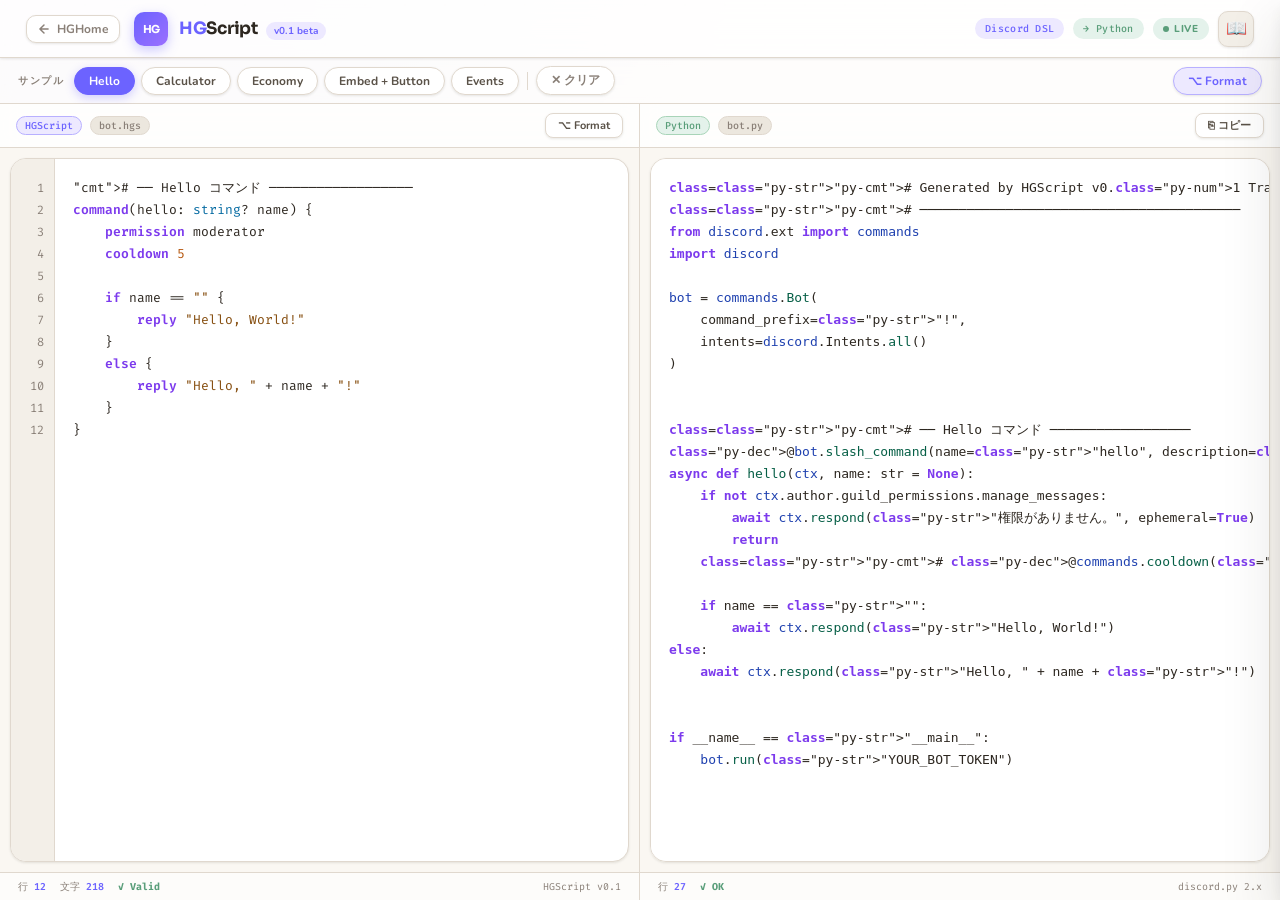
<file: hgscript/hg.html>
<!DOCTYPE html>
<html lang="ja">
<head>
<meta charset="UTF-8">
<meta name="viewport" content="width=device-width, initial-scale=1.0">
<title>HGScript v0.1 — Discord Bot DSL | HGHome</title>
<link rel="preconnect" href="https://fonts.googleapis.com">
<link href="https://fonts.googleapis.com/css2?family=Nunito:wght@300;400;500;600;700;800&family=Fira+Code:wght@300;400;500;600&family=Sora:wght@400;600;700&display=swap" rel="stylesheet">
<link rel="stylesheet" href="hg.css">
</head>
<body>

<div class="bg-texture"></div>

<!-- ══ HEADER ══════════════════════════════ -->
<header>
  <div style="display:flex;align-items:center;gap:14px;">
    <!-- Back to HGHome -->
    <a href="../index.html" class="back-link" title="HGHome に戻る">
      <svg width="14" height="14" viewBox="0 0 24 24" fill="none"
           stroke="currentColor" stroke-width="2.5" stroke-linecap="round">
        <path d="M19 12H5M5 12l7-7M5 12l7 7"/>
      </svg>
      HGHome
    </a>

    <!-- Logo -->
    <div class="logo">
      <div class="logo-mark">HG</div>
      <div style="display:flex;align-items:baseline;gap:8px">
        <div class="logo-name"><em>HG</em>Script</div>
        <div class="logo-tag">v0.1 beta</div>
      </div>
    </div>
  </div>

  <div class="header-right">
    <span class="pill pill-indigo">Discord DSL</span>
    <span class="pill pill-sage">→ Python</span>
    <div class="live-badge">
      <div class="live-dot"></div>
      LIVE
    </div>
    <!-- Docs button -->
    <button class="book-btn" id="book-btn" onclick="toggleDocs()">
      📖
      <span class="book-tooltip">リファレンス</span>
    </button>
  </div>
</header>

<!-- ══ APP SHELL ══════════════════════════ -->
<div class="app-shell">

  <!-- TOOLBAR -->
  <div class="toolbar">
    <span class="toolbar-label">サンプル</span>
    <button class="sample-btn active" onclick="loadSample('basic',this)">Hello</button>
    <button class="sample-btn" onclick="loadSample('calc',this)">Calculator</button>
    <button class="sample-btn" onclick="loadSample('economy',this)">Economy</button>
    <button class="sample-btn" onclick="loadSample('embed',this)">Embed + Button</button>
    <button class="sample-btn" onclick="loadSample('event',this)">Events</button>
    <div class="toolbar-sep"></div>
    <button class="clear-btn" onclick="clearEditor()">✕ クリア</button>
    <div style="flex:1"></div>
    <button class="clear-btn" style="border-color:var(--indigo-m);color:var(--indigo);background:var(--indigo-l);" onclick="formatCode()">⌥ Format</button>
  </div>

  <!-- EDITOR AREA -->
  <div class="editor-area">

    <!-- LEFT: HGScript Input -->
    <div class="pane pane-left">
      <div class="pane-header">
        <div class="pane-title">
          <span class="pane-chip pane-chip-hg">HGScript</span>
          <span class="pane-chip">bot.hgs</span>
        </div>
        <div class="pane-actions">
          <button class="action-btn" onclick="formatCode()">⌥ Format</button>
        </div>
      </div>
      <div class="editor-wrap">
        <div class="line-numbers" id="line-numbers"></div>
        <div class="editor-inner">
          <div class="highlight-layer" id="highlight-layer" aria-hidden="true"></div>
          <textarea id="hg-input" spellcheck="false" autocomplete="off"
            placeholder="# HGScript コードを入力…"></textarea>
        </div>
      </div>
      <div class="error-panel" id="error-panel"></div>
      <div class="status-bar">
        <div class="status-left">
          <span class="stat">行 <span id="stat-lines">0</span></span>
          <span class="stat">文字 <span id="stat-chars">0</span></span>
          <span id="stat-status" class="stat">―</span>
        </div>
        <span class="stat">HGScript v0.1</span>
      </div>
    </div>

    <!-- RIGHT: Python Output -->
    <div class="pane">
      <div class="pane-header">
        <div class="pane-title">
          <span class="pane-chip pane-chip-py">Python</span>
          <span class="pane-chip">bot.py</span>
        </div>
        <div class="pane-actions">
          <button class="action-btn" id="copy-btn" onclick="copyOutput()">⎘ コピー</button>
        </div>
      </div>
      <div class="output-wrap"><pre id="py-output"></pre></div>
      <div class="status-bar">
        <div class="status-left">
          <span class="stat">行 <span id="out-lines">0</span></span>
          <span id="out-status" class="stat">Ready</span>
        </div>
        <span class="stat">discord.py 2.x</span>
      </div>
    </div>

  </div><!-- /editor-area -->
</div><!-- /app-shell -->

<!-- ══ DOCS OVERLAY & PANEL ══════════════ -->
<div class="docs-overlay" id="docs-overlay" onclick="toggleDocs()"></div>

<div class="docs-panel" id="docs-panel">
  <div class="docs-head">
    <div class="docs-head-left">
      <div class="docs-head-icon">📖</div>
      <div>
        <div class="docs-head-title">HGScript リファレンス</div>
        <div class="docs-head-sub">Discord Bot DSL v0.1 — 全構文解説</div>
      </div>
    </div>
    <button class="docs-close" onclick="toggleDocs()">✕</button>
  </div>

  <div class="docs-tabs">
    <button class="docs-tab active" onclick="showTab('overview',this)">概要</button>
    <button class="docs-tab" onclick="showTab('types',this)">型・変数</button>
    <button class="docs-tab" onclick="showTab('command',this)">コマンド</button>
    <button class="docs-tab" onclick="showTab('control',this)">制御構文</button>
    <button class="docs-tab" onclick="showTab('discord',this)">Discord</button>
    <button class="docs-tab" onclick="showTab('storage',this)">Storage</button>
  </div>

  <div class="docs-body">

    <!-- TAB: 概要 -->
    <div class="docs-section active" id="tab-overview">
      <div class="docs-tip">💡 HGScript は Discord Bot を直感的に記述するための DSL です。入力したコードはリアルタイムで <strong>discord.py 2.x</strong> へ変換されます。</div>
      <div class="docs-h1">基本ルール</div>
      <div class="docs-p">ブロックは <span class="ic">{ }</span> で囲みます。文は改行で区切ります。コメントは <span class="ic">#</span> から始まります。</div>
      <div class="docs-code-block"><span class="c"># コメント</span>
<span class="k">command</span>(hello) {
    <span class="k">reply</span> <span class="s">"Hello!"</span>
}</div>
      <div class="docs-h1">サポート機能一覧</div>
      <table class="docs-table">
        <tr><th>機能</th><th>説明</th></tr>
        <tr><td>command</td><td>スラッシュコマンドの定義</td></tr>
        <tr><td>event</td><td>join / leave / message イベント</td></tr>
        <tr><td>reply</td><td>メッセージ返信（ephemeral 対応）</td></tr>
        <tr><td>embed</td><td>リッチな埋め込みメッセージ</td></tr>
        <tr><td>button</td><td>クリック可能なボタン UI</td></tr>
        <tr><td>select</td><td>ドロップダウン選択メニュー</td></tr>
        <tr><td>store / load</td><td>Key-Value ストレージ</td></tr>
        <tr><td>permission</td><td>権限チェック（admin / moderator）</td></tr>
        <tr><td>cooldown</td><td>コマンドのクールダウン（秒）</td></tr>
        <tr><td>await fetch</td><td>外部 API への非同期 HTTP GET</td></tr>
      </table>
    </div>

    <!-- TAB: 型・変数 -->
    <div class="docs-section" id="tab-types">
      <div class="docs-h1">データ型</div>
      <table class="docs-table">
        <tr><th>HGScript</th><th>Python 変換</th><th>説明</th></tr>
        <tr><td>int</td><td>int</td><td>整数</td></tr>
        <tr><td>float</td><td>float</td><td>浮動小数点</td></tr>
        <tr><td>string</td><td>str</td><td>文字列</td></tr>
        <tr><td>bool</td><td>bool</td><td>真偽値（true / false）</td></tr>
        <tr><td>user</td><td>discord.Member</td><td>Discord メンバー</td></tr>
        <tr><td>role</td><td>discord.Role</td><td>Discord ロール</td></tr>
        <tr><td>channel</td><td>discord.TextChannel</td><td>テキストチャンネル</td></tr>
      </table>
      <div class="docs-h1">変数の宣言</div>
      <div class="docs-p"><span class="ic">型名 変数名 = 値</span> の順で宣言します。</div>
      <div class="docs-code-block"><span class="t">int</span> score = <span class="n">100</span>
<span class="t">float</span> rate = <span class="n">0.5</span>
<span class="t">string</span> name = <span class="s">"sosuke"</span>
<span class="t">bool</span> admin = <span class="k">true</span></div>
      <div class="docs-h1">let キーワード</div>
      <div class="docs-p">型を省略した代入・ストレージ読込・await の結果受け取りに使います。</div>
      <div class="docs-code-block"><span class="k">let</span> result = score + <span class="n">50</span>
<span class="k">let</span> coins = <span class="k">load</span> coins
<span class="k">let</span> data = <span class="k">await fetch</span> <span class="s">"https://api.example.com"</span></div>
    </div>

    <!-- TAB: コマンド -->
    <div class="docs-section" id="tab-command">
      <div class="docs-h1">コマンドの定義</div>
      <div class="docs-p">スラッシュコマンドは <span class="ic">command(名前: 引数)</span> で定義します。</div>
      <div class="docs-code-block"><span class="k">command</span>(greet: <span class="t">string</span> name) {
    <span class="k">reply</span> <span class="s">"Hi, "</span> + name
}</div>
      <div class="docs-h1">引数の種類</div>
      <table class="docs-table">
        <tr><th>構文</th><th>説明</th><th>Python 変換</th></tr>
        <tr><td>type name</td><td>必須引数</td><td>name: int</td></tr>
        <tr><td>type? name</td><td>省略可能（None 許容）</td><td>name: int = None</td></tr>
      </table>
      <div class="docs-code-block"><span class="c"># 複数引数</span>
<span class="k">command</span>(add: <span class="t">int</span> a <span class="t">int</span> b) {
    <span class="t">int</span> result = a + b
    <span class="k">reply</span> result
}
<span class="c"># 省略可能引数</span>
<span class="k">command</span>(hello: <span class="t">string?</span> name) {
    <span class="k">if</span> name == <span class="s">""</span> {
        <span class="k">reply</span> <span class="s">"Hello!"</span>
    }
    <span class="k">else</span> {
        <span class="k">reply</span> <span class="s">"Hello, "</span> + name
    }
}</div>
      <div class="docs-h1">permission — 権限チェック</div>
      <div class="docs-code-block"><span class="k">command</span>(ban: <span class="t">user</span> target) {
    <span class="k">permission</span> admin
    <span class="k">reply</span> <span class="s">"Banned!"</span>
}</div>
      <table class="docs-table">
        <tr><th>HGScript</th><th>Discord 権限</th></tr>
        <tr><td>permission admin</td><td>administrator</td></tr>
        <tr><td>permission moderator</td><td>manage_messages</td></tr>
      </table>
      <div class="docs-h1">cooldown — クールダウン</div>
      <div class="docs-code-block"><span class="k">command</span>(daily) {
    <span class="k">cooldown</span> <span class="n">86400</span>  <span class="c"># 24時間クールダウン</span>
    <span class="k">reply</span> <span class="s">"ボーナス受取完了！"</span>
}</div>
    </div>

    <!-- TAB: 制御構文 -->
    <div class="docs-section" id="tab-control">
      <div class="docs-h1">if / else</div>
      <div class="docs-code-block"><span class="k">if</span> score >= <span class="n">100</span> {
    <span class="k">reply</span> <span class="s">"High score!"</span>
}
<span class="k">else</span> {
    <span class="k">reply</span> <span class="s">"Keep going!"</span>
}</div>
      <div class="docs-h1">比較演算子</div>
      <table class="docs-table">
        <tr><th>演算子</th><th>意味</th></tr>
        <tr><td>==</td><td>等しい</td></tr>
        <tr><td>!=</td><td>等しくない</td></tr>
        <tr><td>&gt;</td><td>より大きい</td></tr>
        <tr><td>&lt;</td><td>より小さい</td></tr>
        <tr><td>&gt;=</td><td>以上</td></tr>
        <tr><td>&lt;=</td><td>以下</td></tr>
      </table>
      <div class="docs-h1">for ループ</div>
      <div class="docs-p"><span class="ic">start..end</span> は start から end（含む）まで繰り返します。</div>
      <div class="docs-code-block"><span class="k">for</span> i <span class="k">in</span> <span class="n">1</span>..<span class="n">5</span> {
    <span class="k">reply</span> i
}</div>
      <div class="docs-h1">算術演算子</div>
      <table class="docs-table">
        <tr><th>演算子</th><th>意味</th></tr>
        <tr><td>+</td><td>加算 / 文字列結合</td></tr>
        <tr><td>-</td><td>減算</td></tr>
        <tr><td>*</td><td>乗算</td></tr>
        <tr><td>/</td><td>除算</td></tr>
        <tr><td>%</td><td>余り</td></tr>
      </table>
      <div class="docs-warn">⚠️ Python では文字列と数値の <strong>+</strong> 結合時に <code style="font-family:'Fira Code',monospace">str()</code> が必要なことがあります。変換後のコードを確認してください。</div>
    </div>

    <!-- TAB: Discord -->
    <div class="docs-section" id="tab-discord">
      <div class="docs-h1">reply — 返信</div>
      <div class="docs-code-block"><span class="c"># シンプル返信</span>
<span class="k">reply</span> <span class="s">"Hello!"</span>
<span class="c"># ブロック形式（ephemeral = 自分だけ見える）</span>
<span class="k">reply</span> {
    <span class="k">content</span> <span class="s">"秘密のメッセージ"</span>
    <span class="k">ephemeral</span> true
}</div>
      <div class="docs-h1">embed — 埋め込みメッセージ</div>
      <div class="docs-code-block"><span class="k">embed</span> {
    <span class="k">title</span> <span class="s">"サーバー情報"</span>
    <span class="k">description</span> <span class="s">"HGScript Bot"</span>
    <span class="k">color</span> <span class="n">0x6c63ff</span>
}</div>
      <div class="docs-tip">💡 color は 16進数カラーコードで指定します（例: <span class="ic">0xff5733</span>）</div>
      <div class="docs-h1">button — ボタン</div>
      <div class="docs-code-block"><span class="k">button</span> <span class="s">"Click Me"</span> {
    <span class="k">reply</span> {
        <span class="k">content</span> <span class="s">"押されました！"</span>
        <span class="k">ephemeral</span> true
    }
}</div>
      <div class="docs-h1">select — 選択メニュー</div>
      <div class="docs-code-block"><span class="k">select</span> difficulty {
    <span class="k">option</span> <span class="s">"Easy"</span>
    <span class="k">option</span> <span class="s">"Normal"</span>
    <span class="k">option</span> <span class="s">"Hard"</span>
}</div>
      <div class="docs-h1">event — イベント</div>
      <table class="docs-table">
        <tr><th>HGScript</th><th>discord.py</th><th>トリガー</th></tr>
        <tr><td>event join</td><td>on_member_join</td><td>メンバー参加時</td></tr>
        <tr><td>event leave</td><td>on_member_remove</td><td>メンバー退出時</td></tr>
        <tr><td>event message</td><td>on_message</td><td>メッセージ受信時</td></tr>
      </table>
    </div>

    <!-- TAB: Storage -->
    <div class="docs-section" id="tab-storage">
      <div class="docs-h1">store / load</div>
      <div class="docs-p">Key-Value 形式でデータを保存・読み込みます。現在の実装はメモリ上の <span class="ic">dict</span> です。本番環境では SQLite や Redis などへの置き換えを推奨します。</div>
      <div class="docs-code-block"><span class="c"># 保存</span>
<span class="k">store</span> coins = <span class="n">500</span>
<span class="c"># 読み込み（存在しない場合は 0 が返る）</span>
<span class="k">let</span> coins = <span class="k">load</span> coins
<span class="c"># 加算して更新</span>
<span class="t">int</span> newCoins = coins + <span class="n">100</span>
<span class="k">store</span> coins = newCoins</div>
      <div class="docs-h1">await fetch — 外部 API</div>
      <div class="docs-code-block"><span class="c"># 結果を変数に受け取る</span>
<span class="k">let</span> data = <span class="k">await fetch</span> <span class="s">"https://api.example.com/data"</span>
<span class="c"># 結果を使わずリクエストだけ送る</span>
<span class="k">await fetch</span> <span class="s">"https://api.example.com/ping"</span></div>
      <div class="docs-tip">💡 <span class="ic">await fetch</span> は内部で <span class="ic">aiohttp</span> に変換されます。<br><span class="ic">import aiohttp</span> が自動的に出力コードへ追加されます。</div>
      <div class="docs-h1">Economy コマンド例</div>
      <div class="docs-code-block"><span class="k">command</span>(earn) {
    <span class="k">cooldown</span> <span class="n">3600</span>
    <span class="k">let</span> bal = <span class="k">load</span> coins
    <span class="t">int</span> reward = <span class="n">100</span>
    <span class="t">int</span> total = bal + reward
    <span class="k">store</span> coins = total
    <span class="k">reply</span> <span class="s">"💰 "</span> + reward + <span class="s">" coins 獲得！"</span>
}</div>
    </div>

  </div><!-- /docs-body -->
</div><!-- /docs-panel -->

<!-- TOAST -->
<div class="toast" id="toast"></div>

<script src="hg.js"></script>
</body>
</html>
</file>
<file: laun/style.css>
*,*::before,*::after{box-sizing:border-box;margin:0;padding:0}
:root{
  --bg:#0b0f1a; --bg2:#0f1520; --bg3:#151d2e; --bg4:#1a2438;
  --gold:#c9a227; --gold2:#e8c55a; --gold3:rgba(201,162,39,0.12);
  --red:#c0332a; --red2:#e05540;
  --blue:#3a6ea0; --blue2:#5d98cc;
  --grn:#3a7048; --grn2:#52a060;
  --text:#ddd0b8; --text2:#9a8a70; --text3:#6a5e4a;
  --border:rgba(201,162,39,0.18); --border2:rgba(201,162,39,0.07);
}
body{background:var(--bg);color:var(--text);font-family:'Cormorant Garamond',Georgia,serif;
  height:100vh;height:100dvh;display:flex;flex-direction:column;overflow:hidden}

/* ── HEADER ── */
header{background:linear-gradient(to right,#080b14,#0d1222,#080b14);
  border-bottom:1px solid var(--border);padding:8px 16px;
  display:flex;align-items:center;gap:14px;flex-shrink:0;position:relative}
header::after{content:'';position:absolute;bottom:0;left:0;right:0;height:1px;
  background:linear-gradient(to right,transparent,var(--gold),transparent)}
.htitle{font-family:'Cinzel',serif;font-size:15px;letter-spacing:.15em;color:var(--gold);flex:1;white-space:nowrap}
.htitle small{color:var(--text3);font-size:10px;letter-spacing:.06em;margin-left:8px;font-family:'Cormorant Garamond',serif}
.yrbox{font-family:'Cinzel',serif;font-size:12px;padding:4px 13px;border:1px solid var(--border);
  border-radius:2px;background:var(--gold3);color:var(--gold2);min-width:128px;text-align:center;letter-spacing:.08em}
.evtick{font-size:10.5px;color:var(--gold2);font-style:italic;max-width:220px;
  overflow:hidden;text-overflow:ellipsis;white-space:nowrap;opacity:0;transition:opacity .6s}
.evtick.show{opacity:1}
.ctrls{display:flex;gap:5px;align-items:center}
.btn{background:none;border:1px solid rgba(201,162,39,0.2);color:var(--text2);
  padding:4px 11px;cursor:pointer;font-family:'Cinzel',serif;font-size:10.5px;
  letter-spacing:.05em;border-radius:2px;transition:all .15s;user-select:none}
.btn:hover{background:var(--gold3);color:var(--gold2);border-color:var(--border)}
.btn.on{background:rgba(201,162,39,0.17);color:var(--gold);border-color:var(--gold)}
.btn-play{font-size:14px;padding:4px 15px;color:var(--gold2);border-color:var(--border)}
.btn-rst{color:var(--text3);border-color:rgba(201,162,39,0.1)}

/* ── MAIN LAYOUT ── */
main{display:grid;grid-template-columns:1fr 390px;flex:1;overflow:hidden;min-height:0}
.mapwrap{position:relative;overflow:hidden;border-right:1px solid var(--border2)}
#map{width:100%;height:100%}

/* ── PANEL ── */
.panel{display:flex;flex-direction:column;overflow:hidden;background:var(--bg2)}
.vinfo{padding:10px 13px;background:linear-gradient(135deg,var(--bg3),var(--bg4));
  border-bottom:1px solid var(--border2);flex-shrink:0;display:none}
.vinfo.on{display:block}
.vi-name{font-family:'Cinzel',serif;font-size:12.5px;color:var(--gold);margin-bottom:3px;letter-spacing:.08em}
.vi-meta{font-size:10.5px;color:var(--text2);margin-bottom:4px}
.vi-bars{display:flex;gap:8px;flex-wrap:wrap;margin-bottom:5px}
.vi-bar-item{font-size:9.5px;color:var(--text3)}
.vi-bar-label{margin-bottom:2px}
.vi-bar-track{width:58px;height:4px;background:var(--bg);border-radius:2px;overflow:hidden}
.vi-bar-fill{height:100%;border-radius:2px;transition:width .3s}
.vi-trait{font-size:10px;color:var(--text2);font-style:italic;line-height:1.65}
.tabs{display:flex;border-bottom:1px solid var(--border2);flex-shrink:0;background:var(--bg)}
.tab{flex:1;padding:8px 3px;text-align:center;cursor:pointer;font-family:'Cinzel',serif;
  font-size:9.5px;letter-spacing:.08em;color:var(--text3);border-bottom:2px solid transparent;
  transition:all .15s;user-select:none}
.tab.on{color:var(--gold);border-bottom-color:var(--gold)}
.tab:hover:not(.on){color:var(--text2)}
.pbody{flex:1;overflow-y:auto;overflow-x:hidden;min-height:0}
.pbody::-webkit-scrollbar{width:3px}
.pbody::-webkit-scrollbar-track{background:var(--bg)}
.pbody::-webkit-scrollbar-thumb{background:var(--text3);border-radius:2px}

/* ── VOCAB TABLE ── */
.table-wrap{overflow-x:auto}
.table-wrap::-webkit-scrollbar{height:3px}
.table-wrap::-webkit-scrollbar-track{background:var(--bg)}
.table-wrap::-webkit-scrollbar-thumb{background:var(--text3);border-radius:2px}
.vtable{border-collapse:collapse;font-size:10.5px;white-space:nowrap}
.vtable th{padding:5px 5px;background:var(--bg3);border-bottom:1px solid var(--border2);
  font-family:'Cormorant Garamond',serif;font-weight:600;font-size:9.5px;color:var(--text2);
  position:sticky;top:0;z-index:2;text-align:center}
.vtable th.cc{text-align:left;font-size:9px;letter-spacing:.04em}
.vtable td{padding:3px 5px;border-bottom:1px solid var(--border2);
  font-family:'Courier Prime',monospace;font-size:10.5px;text-align:center;color:var(--text);transition:color .4s}
.vtable td.cc{font-family:'Cormorant Garamond',serif;font-size:9.5px;color:var(--text3);
  text-align:left;position:sticky;left:0;background:var(--bg2);z-index:1;
  padding:3px 7px 3px 9px;border-right:1px solid var(--border2)}
.vtable tr:hover td{background:rgba(201,162,39,.04)}
.vtable tr:hover td.cc{background:var(--bg3)}
.drifted{color:var(--text2)}
.hot{color:var(--red2);font-weight:bold}
.hot-borrow{color:var(--blue2)}

/* ── LOG ── */
.loglist{padding:5px 9px}
.logitem{padding:5px 0;border-bottom:1px solid rgba(201,162,39,.05);
  font-size:10.5px;line-height:1.7;color:var(--text2)}
.logitem .yr{font-family:'Cinzel',serif;font-size:8.5px;color:var(--text3);
  margin-right:5px;letter-spacing:.04em}
.logitem.sys{border-left:2px solid var(--red);padding-left:7px}
.logitem.brw{border-left:2px solid var(--blue);padding-left:7px}
.logitem.evt{border-left:2px solid var(--gold);padding-left:7px;background:rgba(201,162,39,.04)}
.logitem .vn{color:var(--red2);font-weight:600}
.logitem .bn{color:var(--blue2)}
.logitem .ev{color:var(--gold);font-style:italic}

/* ── STATS ── */
.stbody{padding:10px 12px}
.st-section{margin-bottom:18px}
.st-title{font-family:'Cinzel',serif;font-size:9.5px;color:var(--text3);
  letter-spacing:.1em;margin-bottom:9px;text-transform:uppercase}
.drift-row{display:flex;align-items:center;gap:7px;margin-bottom:6px}
.drift-name{font-size:11px;color:var(--text2);width:54px;flex-shrink:0}
.drift-track{flex:1;height:5px;background:var(--bg3);border-radius:3px;overflow:hidden}
.drift-fill{height:100%;border-radius:3px;transition:width .4s}
.drift-val{font-family:'Cinzel',serif;font-size:10px;color:var(--text3);width:36px;text-align:right}
.sim-matrix{width:100%;border-collapse:collapse;font-size:9px}
.sim-matrix td{width:30px;height:22px;text-align:center;vertical-align:middle;
  font-family:'Courier Prime',monospace;border:1px solid var(--border2);transition:background .4s}
.sim-matrix .mlabel{font-family:'Cormorant Garamond',serif;font-size:9px;color:var(--text3);
  text-align:right;padding-right:4px;background:var(--bg2);
  position:sticky;left:0;border-right:1px solid var(--border2)}
.sim-matrix .hlabel{font-family:'Cormorant Garamond',serif;font-size:9px;color:var(--text3);
  text-align:center;background:var(--bg2);position:sticky;top:0;border-bottom:1px solid var(--border2)}
.sim-matrix-wrap{overflow-x:auto}
.sim-matrix-wrap::-webkit-scrollbar{height:3px}
.sim-matrix-wrap::-webkit-scrollbar-thumb{background:var(--text3);border-radius:2px}

/* ── INTRO ── */
.intro{padding:11px 13px;font-size:10.5px;color:var(--text2);line-height:1.95;
  border-bottom:1px solid var(--border2);background:linear-gradient(to bottom,var(--bg3),var(--bg2))}
.intro b{color:var(--gold);font-weight:normal}
.intro em{color:var(--red2);font-style:normal}

/* ── INTERVENTION BUTTONS ── */
.vi-actions{
  display:flex;flex-wrap:wrap;gap:4px;
  margin-top:7px;padding-top:7px;
  border-top:1px solid var(--border2);
}
.vi-btn{
  background:none;border:1px solid var(--border2);color:var(--text3);
  padding:3px 9px;cursor:pointer;font-family:'Cinzel',serif;font-size:9px;
  letter-spacing:.04em;border-radius:2px;transition:all .15s;white-space:nowrap;
}
.vi-btn:hover{background:var(--gold3);color:var(--gold2);border-color:var(--border)}
.vi-btn-grn{color:var(--grn2);border-color:rgba(58,112,72,.3)}
.vi-btn-grn:hover{background:rgba(58,112,72,.12)!important;color:var(--grn2)!important;border-color:var(--grn2)!important}
.vi-btn-red{color:var(--red2);border-color:rgba(192,51,42,.3)}
.vi-btn-red:hover{background:rgba(192,51,42,.12)!important;color:var(--red2)!important;border-color:var(--red)!important}
.vi-btn-blu{color:var(--blue2);border-color:rgba(58,110,160,.3)}
.vi-btn-blu:hover{background:rgba(58,110,160,.12)!important;color:var(--blue2)!important;border-color:var(--blue2)!important}

/* ── CHART TAB ── */
.chart-inner{padding:10px 12px}
.chart-sec-title{
  font-family:'Cinzel',serif;font-size:9px;color:var(--text3);
  letter-spacing:.10em;text-transform:uppercase;margin-bottom:6px;
}
.chart-canvas{
  display:block;width:100%;height:140px;
  background:var(--bg);border-radius:2px;
}
.chart-tree{height:200px;}
.chart-note{
  font-size:9.5px;color:var(--text3);font-style:italic;
  line-height:1.7;margin-top:6px;
}

/* ── LOG: new types ── */
.logitem.int{border-left:2px solid var(--grn2);padding-left:7px;background:rgba(58,112,72,.06)}
.logitem.dig{border-left:2px solid var(--blue2);padding-left:7px;background:rgba(58,110,160,.05)}
.logitem.rit{border-left:2px solid var(--gold);padding-left:7px;background:rgba(201,162,39,.05)}
.logitem.cre{border-left:2px solid #9060c0;padding-left:7px;background:rgba(144,96,192,.05)}
.logitem .in{color:var(--grn2);font-weight:600}
.logitem .dg{color:var(--blue2);font-weight:600}
.logitem .rt{color:var(--gold);font-weight:600}
.logitem .cr{color:#b080e0;font-weight:600}

/* 書記形の小表示 */
.written-form{
  display:block;font-size:8px;color:var(--blue2);
  font-family:'Cormorant Garamond',serif;font-style:italic;
  line-height:1.2;opacity:0.85;
}

/* ── TOAST ── */
.toast{
  position:fixed;bottom:20px;left:50%;
  transform:translateX(-50%) translateY(8px);
  background:var(--bg3);border:1px solid var(--border);
  color:var(--gold2);font-family:'Cinzel',serif;font-size:10px;
  letter-spacing:.05em;padding:6px 16px;border-radius:2px;
  opacity:0;pointer-events:none;transition:all .28s;z-index:200;
  white-space:nowrap;
}
.toast.show{opacity:1;transform:translateX(-50%) translateY(0)}

/* ── PWA safe-area対応 ── */
@supports (padding: env(safe-area-inset-bottom)) {
  body { padding-bottom: env(safe-area-inset-bottom); }
  header { padding-top: max(8px, env(safe-area-inset-top)); }
}
</file>
<file: hgscript/hg.css>
/* ════════════════════════════════════════════
   HGScript v0.1 — hg.css
   Discord Bot DSL Playground Styles
════════════════════════════════════════════ */

:root {
  --cream:      #faf7f2;
  --cream2:     #f3efe8;
  --cream3:     #ece7de;
  --white:      #ffffff;
  --ink:        #2d2720;
  --ink2:       #5a5248;
  --ink3:       #8a8078;
  --border:     #e0d8ce;
  --border2:    #cfc7bc;
  --indigo:     #6c63ff;
  --indigo-l:   #ede9ff;
  --indigo-m:   #b8b0ff;
  --sage:       #5a9e7a;
  --sage-l:     #e4f2eb;
  --sage-m:     #a8d4b8;
  --rose:       #e05a7a;
  --rose-l:     #fce8ee;
  --amber:      #d97706;
  --amber-l:    #fef3c7;
  --shadow-sm:  0 1px 3px rgba(45,39,32,.07), 0 1px 2px rgba(45,39,32,.04);
  --shadow-md:  0 4px 14px rgba(45,39,32,.09), 0 2px 4px rgba(45,39,32,.04);
  --shadow-lg:  0 12px 32px rgba(45,39,32,.11), 0 4px 8px rgba(45,39,32,.05);
  --shadow-xl:  0 24px 56px rgba(45,39,32,.14), 0 8px 16px rgba(45,39,32,.06);
  --r-sm: 6px; --r-md: 10px; --r-lg: 16px; --r-xl: 22px;
}

/* ── RESET ── */
*, *::before, *::after { margin: 0; padding: 0; box-sizing: border-box; }

body {
  font-family: 'Nunito', sans-serif;
  background: var(--cream);
  color: var(--ink);
  min-height: 100vh;
  overflow-x: hidden;
  -webkit-font-smoothing: antialiased;
}

/* ── BACKGROUND TEXTURE ── */
.bg-texture {
  position: fixed; inset: 0; z-index: 0; pointer-events: none;
  background-image:
    radial-gradient(ellipse 80% 50% at 10% 0%, rgba(108,99,255,.07) 0%, transparent 60%),
    radial-gradient(ellipse 60% 40% at 90% 100%, rgba(90,158,122,.05) 0%, transparent 60%),
    url("data:image/svg+xml,%3Csvg width='40' height='40' viewBox='0 0 40 40' xmlns='http://www.w3.org/2000/svg'%3E%3Ccircle cx='5' cy='5' r='1' fill='%23c5bdb2' fill-opacity='0.18'/%3E%3C/svg%3E");
}

/* ════════════════════════════════════════════
   HEADER
════════════════════════════════════════════ */
header {
  position: relative; z-index: 20;
  display: flex; align-items: center; justify-content: space-between;
  padding: 0 26px; height: 58px;
  background: rgba(255,255,255,.88);
  backdrop-filter: blur(16px);
  border-bottom: 1.5px solid var(--border);
  box-shadow: var(--shadow-sm);
}

/* Back link */
.back-link {
  display: flex; align-items: center; gap: 6px;
  font-family: 'Nunito', sans-serif;
  font-size: 12px; font-weight: 700;
  color: var(--ink3); text-decoration: none;
  padding: 5px 10px; border-radius: var(--r-md);
  border: 1.5px solid var(--border);
  background: var(--white);
  transition: all .18s ease;
  box-shadow: var(--shadow-sm);
}
.back-link:hover {
  border-color: var(--border2);
  color: var(--ink2);
  background: var(--cream2);
  transform: translateX(-1px);
}
.back-link svg { flex-shrink: 0; }

/* Logo */
.logo { display: flex; align-items: center; gap: 11px; }
.logo-mark {
  width: 34px; height: 34px;
  background: linear-gradient(135deg, var(--indigo) 0%, #9b6fff 100%);
  border-radius: var(--r-md);
  display: flex; align-items: center; justify-content: center;
  box-shadow: 0 4px 12px rgba(108,99,255,.35);
  font-family: 'Sora', sans-serif;
  font-size: 11px; font-weight: 700;
  color: white; letter-spacing: -.5px;
}
.logo-name {
  font-family: 'Sora', sans-serif;
  font-size: 17px; font-weight: 700;
  color: var(--ink); letter-spacing: -.3px;
}
.logo-name em { font-style: normal; color: var(--indigo); }
.logo-tag {
  font-size: 10px; font-weight: 700;
  padding: 2px 8px; border-radius: 20px;
  background: var(--indigo-l); color: var(--indigo);
  letter-spacing: .3px; margin-top: 2px;
}

/* Header right */
.header-right { display: flex; align-items: center; gap: 9px; }
.pill {
  font-family: 'Fira Code', monospace;
  font-size: 10px; font-weight: 500;
  padding: 4px 10px; border-radius: 20px; letter-spacing: .3px;
}
.pill-indigo { background: var(--indigo-l); color: var(--indigo); }
.pill-sage   { background: var(--sage-l);   color: var(--sage); }

.live-badge {
  display: flex; align-items: center; gap: 5px;
  padding: 4px 10px; border-radius: 20px;
  background: var(--sage-l);
  font-size: 10px; font-weight: 800;
  color: var(--sage); letter-spacing: .8px;
}
.live-dot {
  width: 6px; height: 6px; border-radius: 50%;
  background: var(--sage);
  animation: breathe 2s ease-in-out infinite;
}
@keyframes breathe {
  0%, 100% { opacity: 1; transform: scale(1); }
  50%       { opacity: .45; transform: scale(.75); }
}

/* Book / Docs button */
.book-btn {
  position: relative; width: 36px; height: 36px;
  background: var(--cream2); border: 1.5px solid var(--border);
  border-radius: var(--r-md); cursor: pointer;
  display: flex; align-items: center; justify-content: center;
  transition: all .22s ease;
  box-shadow: var(--shadow-sm);
  font-size: 17px; color: var(--ink2);
}
.book-btn:hover {
  background: var(--indigo-l); border-color: var(--indigo-m);
  color: var(--indigo);
  box-shadow: 0 4px 12px rgba(108,99,255,.22);
  transform: translateY(-1px);
}
.book-btn.open { background: var(--indigo-l); border-color: var(--indigo); color: var(--indigo); }
.book-tooltip {
  position: absolute; top: calc(100% + 7px); right: 0;
  background: var(--ink); color: white;
  font-size: 10px; font-weight: 700;
  padding: 4px 9px; border-radius: 6px;
  white-space: nowrap; pointer-events: none;
  opacity: 0; transform: translateY(-4px);
  transition: all .15s;
  font-family: 'Nunito', sans-serif;
  box-shadow: var(--shadow-md);
}
.book-btn:hover .book-tooltip { opacity: 1; transform: translateY(0); }

/* ════════════════════════════════════════════
   APP SHELL
════════════════════════════════════════════ */
.app-shell {
  position: relative; z-index: 5;
  display: flex; flex-direction: column;
  height: calc(100vh - 58px);
}

/* ── TOOLBAR ── */
.toolbar {
  display: flex; align-items: center; gap: 6px;
  padding: 8px 18px;
  background: rgba(255,255,255,.72);
  backdrop-filter: blur(8px);
  border-bottom: 1.5px solid var(--border);
  flex-shrink: 0; flex-wrap: wrap;
}
.toolbar-label {
  font-size: 10px; font-weight: 800;
  color: var(--ink3); text-transform: uppercase;
  letter-spacing: 1.5px; margin-right: 4px;
}
.sample-btn {
  font-family: 'Nunito', sans-serif;
  font-size: 12px; font-weight: 700;
  padding: 5px 14px; border-radius: 20px;
  border: 1.5px solid var(--border);
  background: var(--white); color: var(--ink2);
  cursor: pointer; transition: all .18s ease;
  white-space: nowrap; box-shadow: var(--shadow-sm);
}
.sample-btn:hover {
  border-color: var(--indigo-m); color: var(--indigo);
  background: var(--indigo-l);
  transform: translateY(-1px);
  box-shadow: 0 3px 8px rgba(108,99,255,.15);
}
.sample-btn.active {
  border-color: var(--indigo); color: white;
  background: var(--indigo);
  box-shadow: 0 3px 10px rgba(108,99,255,.3);
}
.toolbar-sep { width: 1px; height: 18px; background: var(--border); margin: 0 2px; }
.clear-btn {
  font-family: 'Nunito', sans-serif;
  font-size: 12px; font-weight: 700;
  padding: 5px 14px; border-radius: 20px;
  border: 1.5px solid var(--border);
  background: var(--white); color: var(--ink3);
  cursor: pointer; transition: all .18s ease;
  box-shadow: var(--shadow-sm);
}
.clear-btn:hover { border-color: var(--rose); color: var(--rose); background: var(--rose-l); }

/* ════════════════════════════════════════════
   EDITOR AREA
════════════════════════════════════════════ */
.editor-area {
  display: grid; grid-template-columns: 1fr 1fr;
  flex: 1; overflow: hidden;
}
.pane {
  display: flex; flex-direction: column;
  overflow: hidden; position: relative;
  background: var(--cream);
}
.pane-left { border-right: 1.5px solid var(--border); }

.pane-header {
  display: flex; align-items: center; justify-content: space-between;
  padding: 0 16px; height: 44px;
  background: rgba(255,255,255,.82);
  backdrop-filter: blur(8px);
  border-bottom: 1.5px solid var(--border);
  flex-shrink: 0;
}
.pane-title {
  display: flex; align-items: center; gap: 8px;
  font-family: 'Sora', sans-serif;
  font-size: 12px; font-weight: 600; color: var(--ink);
}
.pane-chip {
  font-family: 'Fira Code', monospace;
  font-size: 10px; font-weight: 500;
  padding: 2px 8px; border-radius: 10px;
  color: var(--ink3); background: var(--cream3);
  border: 1px solid var(--border);
}
.pane-chip-hg { background: var(--indigo-l); color: var(--indigo); border-color: var(--indigo-m); }
.pane-chip-py { background: var(--sage-l);   color: var(--sage);   border-color: var(--sage-m); }
.pane-actions { display: flex; gap: 6px; }
.action-btn {
  font-family: 'Nunito', sans-serif;
  font-size: 11px; font-weight: 700;
  padding: 4px 12px; border-radius: 8px;
  border: 1.5px solid var(--border);
  background: var(--white); color: var(--ink2);
  cursor: pointer; transition: all .18s ease;
  box-shadow: var(--shadow-sm);
}
.action-btn:hover { border-color: var(--indigo-m); color: var(--indigo); background: var(--indigo-l); }
.action-btn.copied { border-color: var(--sage); color: var(--sage); background: var(--sage-l); }

/* ── CODE EDITOR ── */
.editor-wrap {
  flex: 1; display: flex; overflow: hidden;
  margin: 10px; background: var(--white);
  border-radius: var(--r-lg);
  border: 1.5px solid var(--border);
  box-shadow: var(--shadow-sm);
}
.line-numbers {
  min-width: 44px; padding: 18px 0;
  background: var(--cream2);
  border-right: 1.5px solid var(--border);
  text-align: right; flex-shrink: 0; user-select: none;
}
.line-num {
  font-family: 'Fira Code', monospace;
  font-size: 12px; line-height: 22px;
  padding: 0 10px; color: var(--ink3);
}
.editor-inner { flex: 1; position: relative; overflow: auto; }

textarea#hg-input {
  flex: 1; background: transparent;
  border: none; outline: none; resize: none;
  font-family: 'Fira Code', monospace;
  font-size: 13px; line-height: 22px;
  color: transparent; caret-color: var(--indigo);
  padding: 18px; position: absolute; inset: 0;
  z-index: 2; white-space: pre; overflow: auto; tab-size: 4;
}
.highlight-layer {
  position: absolute; inset: 0; padding: 18px;
  font-family: 'Fira Code', monospace;
  font-size: 13px; line-height: 22px;
  white-space: pre; pointer-events: none;
  z-index: 1; overflow: hidden; color: var(--ink);
}

/* ── PYTHON OUTPUT ── */
.output-wrap {
  flex: 1; overflow: auto; padding: 18px;
  font-family: 'Fira Code', monospace;
  font-size: 13px; line-height: 22px;
  background: var(--white);
  margin: 10px; border-radius: var(--r-lg);
  border: 1.5px solid var(--border);
  box-shadow: var(--shadow-sm); color: var(--ink);
}
.output-wrap pre { white-space: pre; tab-size: 4; }

/* ════════════════════════════════════════════
   SYNTAX HIGHLIGHTING — HGScript
════════════════════════════════════════════ */
.kw   { color: #7c3aed; font-weight: 600; }
.type { color: #0369a1; }
.str  { color: #854d0e; }
.num  { color: #b45309; }
.bool { color: #065f46; }
.cmt  { color: #9ca3af; font-style: italic; }
.hex  { color: #6d28d9; }

/* ════════════════════════════════════════════
   SYNTAX HIGHLIGHTING — Python
════════════════════════════════════════════ */
.py-kw  { color: #7c3aed; font-weight: 600; }
.py-fn  { color: #065f46; }
.py-str { color: #854d0e; }
.py-num { color: #b45309; }
.py-cmt { color: #9ca3af; font-style: italic; }
.py-dec { color: #0369a1; font-weight: 600; }
.py-cls { color: #1e40af; }
.py-self{ color: #9f1239; }

/* ════════════════════════════════════════════
   STATUS BAR
════════════════════════════════════════════ */
.status-bar {
  display: flex; align-items: center; justify-content: space-between;
  padding: 0 18px; height: 28px;
  background: rgba(255,255,255,.65);
  border-top: 1px solid var(--border);
  font-family: 'Fira Code', monospace;
  font-size: 10px; flex-shrink: 0;
}
.status-left { display: flex; gap: 14px; align-items: center; }
.stat     { color: var(--ink3); }
.stat span{ color: var(--indigo); font-weight: 600; }
.stat-ok  { color: var(--sage); font-weight: 700; }
.stat-err { color: var(--rose); font-weight: 700; }

.error-panel {
  padding: 6px 18px;
  background: var(--rose-l);
  border-top: 1.5px solid #f9c6d0;
  font-family: 'Fira Code', monospace;
  font-size: 11px; color: var(--rose);
  display: none; flex-shrink: 0;
}
.error-panel.show { display: block; }

/* ════════════════════════════════════════════
   DOCS OVERLAY & PANEL
════════════════════════════════════════════ */
.docs-overlay {
  position: fixed; inset: 0; z-index: 90;
  background: rgba(45,39,32,.22);
  backdrop-filter: blur(3px);
  opacity: 0; pointer-events: none;
  transition: opacity .28s ease;
}
.docs-overlay.show { opacity: 1; pointer-events: all; }

.docs-panel {
  position: fixed; top: 0; right: 0; bottom: 0; z-index: 100;
  width: 440px; max-width: 92vw;
  background: var(--white);
  border-left: 1.5px solid var(--border);
  box-shadow: var(--shadow-xl);
  display: flex; flex-direction: column;
  transform: translateX(100%);
  transition: transform .32s cubic-bezier(.34,1.15,.64,1);
  overflow: hidden;
}
.docs-panel.show { transform: translateX(0); }

.docs-head {
  display: flex; align-items: center; justify-content: space-between;
  padding: 18px 20px;
  border-bottom: 1.5px solid var(--border);
  background: linear-gradient(135deg, var(--indigo-l) 0%, var(--cream2) 100%);
  flex-shrink: 0;
}
.docs-head-left { display: flex; align-items: center; gap: 12px; }
.docs-head-icon {
  width: 38px; height: 38px;
  background: linear-gradient(135deg, var(--indigo) 0%, #9b6fff 100%);
  border-radius: var(--r-md);
  display: flex; align-items: center; justify-content: center;
  font-size: 18px;
  box-shadow: 0 4px 12px rgba(108,99,255,.3);
}
.docs-head-title {
  font-family: 'Sora', sans-serif;
  font-size: 15px; font-weight: 700; color: var(--ink);
}
.docs-head-sub { font-size: 11px; color: var(--ink3); margin-top: 2px; }
.docs-close {
  width: 32px; height: 32px;
  background: rgba(255,255,255,.75);
  border: 1.5px solid var(--border);
  border-radius: var(--r-md);
  cursor: pointer; font-size: 14px; color: var(--ink2);
  display: flex; align-items: center; justify-content: center;
  transition: all .15s;
}
.docs-close:hover { background: var(--rose-l); border-color: var(--rose); color: var(--rose); }

/* Docs tabs */
.docs-tabs {
  display: flex; border-bottom: 1.5px solid var(--border);
  background: var(--cream2); flex-shrink: 0; overflow-x: auto;
}
.docs-tab {
  font-family: 'Nunito', sans-serif;
  font-size: 11px; font-weight: 800;
  padding: 9px 14px; cursor: pointer;
  color: var(--ink3); background: none; border: none;
  border-bottom: 2.5px solid transparent;
  white-space: nowrap; transition: all .15s; letter-spacing: .2px;
}
.docs-tab:hover { color: var(--indigo); }
.docs-tab.active { color: var(--indigo); border-bottom-color: var(--indigo); background: rgba(255,255,255,.65); }

/* Docs body */
.docs-body { flex: 1; overflow-y: auto; padding: 20px 22px; }
.docs-section { display: none; animation: fadeIn .2s ease; }
.docs-section.active { display: block; }
@keyframes fadeIn { from { opacity:0; transform:translateY(4px); } to { opacity:1; transform:translateY(0); } }

.docs-h1 {
  font-family: 'Sora', sans-serif;
  font-size: 13px; font-weight: 700; color: var(--ink);
  margin: 20px 0 10px;
  display: flex; align-items: center; gap: 8px;
}
.docs-h1:first-child { margin-top: 0; }
.docs-h1::before {
  content: ''; display: block; width: 3px; height: 14px;
  background: linear-gradient(180deg, var(--indigo), var(--indigo-m));
  border-radius: 2px;
}
.docs-p { font-size: 12.5px; line-height: 1.75; color: var(--ink2); margin-bottom: 10px; }
.ic {
  background: var(--cream2); padding: 1px 6px;
  border-radius: 5px; font-family: 'Fira Code', monospace;
  font-size: 11px; border: 1px solid var(--border);
}

.docs-code-block {
  background: var(--cream2); border: 1.5px solid var(--border);
  border-radius: var(--r-md); padding: 13px 15px;
  margin: 8px 0 14px;
  font-family: 'Fira Code', monospace;
  font-size: 12px; line-height: 20px; color: var(--ink);
  overflow-x: auto; white-space: pre;
}
.docs-code-block .k { color: #7c3aed; font-weight: 600; }
.docs-code-block .s { color: #854d0e; }
.docs-code-block .t { color: #0369a1; }
.docs-code-block .n { color: #b45309; }
.docs-code-block .c { color: #9ca3af; font-style: italic; }

.docs-table { width: 100%; border-collapse: collapse; margin: 8px 0 14px; font-size: 12px; }
.docs-table th {
  text-align: left; padding: 7px 10px;
  background: var(--cream2); color: var(--ink3);
  font-size: 10px; font-weight: 800; text-transform: uppercase;
  letter-spacing: .8px; border-bottom: 1.5px solid var(--border);
}
.docs-table td {
  padding: 7px 10px; border-bottom: 1px solid var(--border);
  vertical-align: top; color: var(--ink2);
}
.docs-table td:first-child {
  font-family: 'Fira Code', monospace;
  font-size: 11px; color: var(--indigo); font-weight: 500;
}
.docs-table tr:last-child td { border-bottom: none; }
.docs-table tr:hover td { background: var(--cream); }

.docs-tip {
  background: var(--indigo-l); border: 1.5px solid var(--indigo-m);
  border-radius: var(--r-md); padding: 10px 14px;
  margin: 8px 0 14px; font-size: 12px; color: #4338ca; line-height: 1.65;
}
.docs-warn {
  background: var(--amber-l); border: 1.5px solid #fbbf24;
  border-radius: var(--r-md); padding: 10px 14px;
  margin: 8px 0 14px; font-size: 12px; color: var(--amber); line-height: 1.65;
}

/* ════════════════════════════════════════════
   TOAST
════════════════════════════════════════════ */
.toast {
  position: fixed; bottom: 20px; left: 50%; z-index: 200;
  transform: translateX(-50%) translateY(60px);
  padding: 10px 24px; border-radius: 30px;
  background: var(--ink); color: white;
  font-family: 'Nunito', sans-serif; font-size: 13px; font-weight: 700;
  box-shadow: var(--shadow-lg); opacity: 0;
  transition: all .3s cubic-bezier(.34,1.3,.64,1);
  pointer-events: none; white-space: nowrap;
}
.toast.show { transform: translateX(-50%) translateY(0); opacity: 1; }

/* ── SCROLLBAR ── */
::-webkit-scrollbar { width: 5px; height: 5px; }
::-webkit-scrollbar-track { background: transparent; }
::-webkit-scrollbar-thumb { background: var(--border2); border-radius: 10px; }
::-webkit-scrollbar-thumb:hover { background: var(--ink3); }

/* ── PAGE LOAD ANIMATIONS ── */
@keyframes slideDown {
  from { opacity: 0; transform: translateY(-10px); }
  to   { opacity: 1; transform: translateY(0); }
}
header       { animation: slideDown .38s ease both; }
.toolbar     { animation: slideDown .38s .07s ease both; opacity: 0; }
.editor-area { animation: slideDown .38s .14s ease both; opacity: 0; }
</file>
